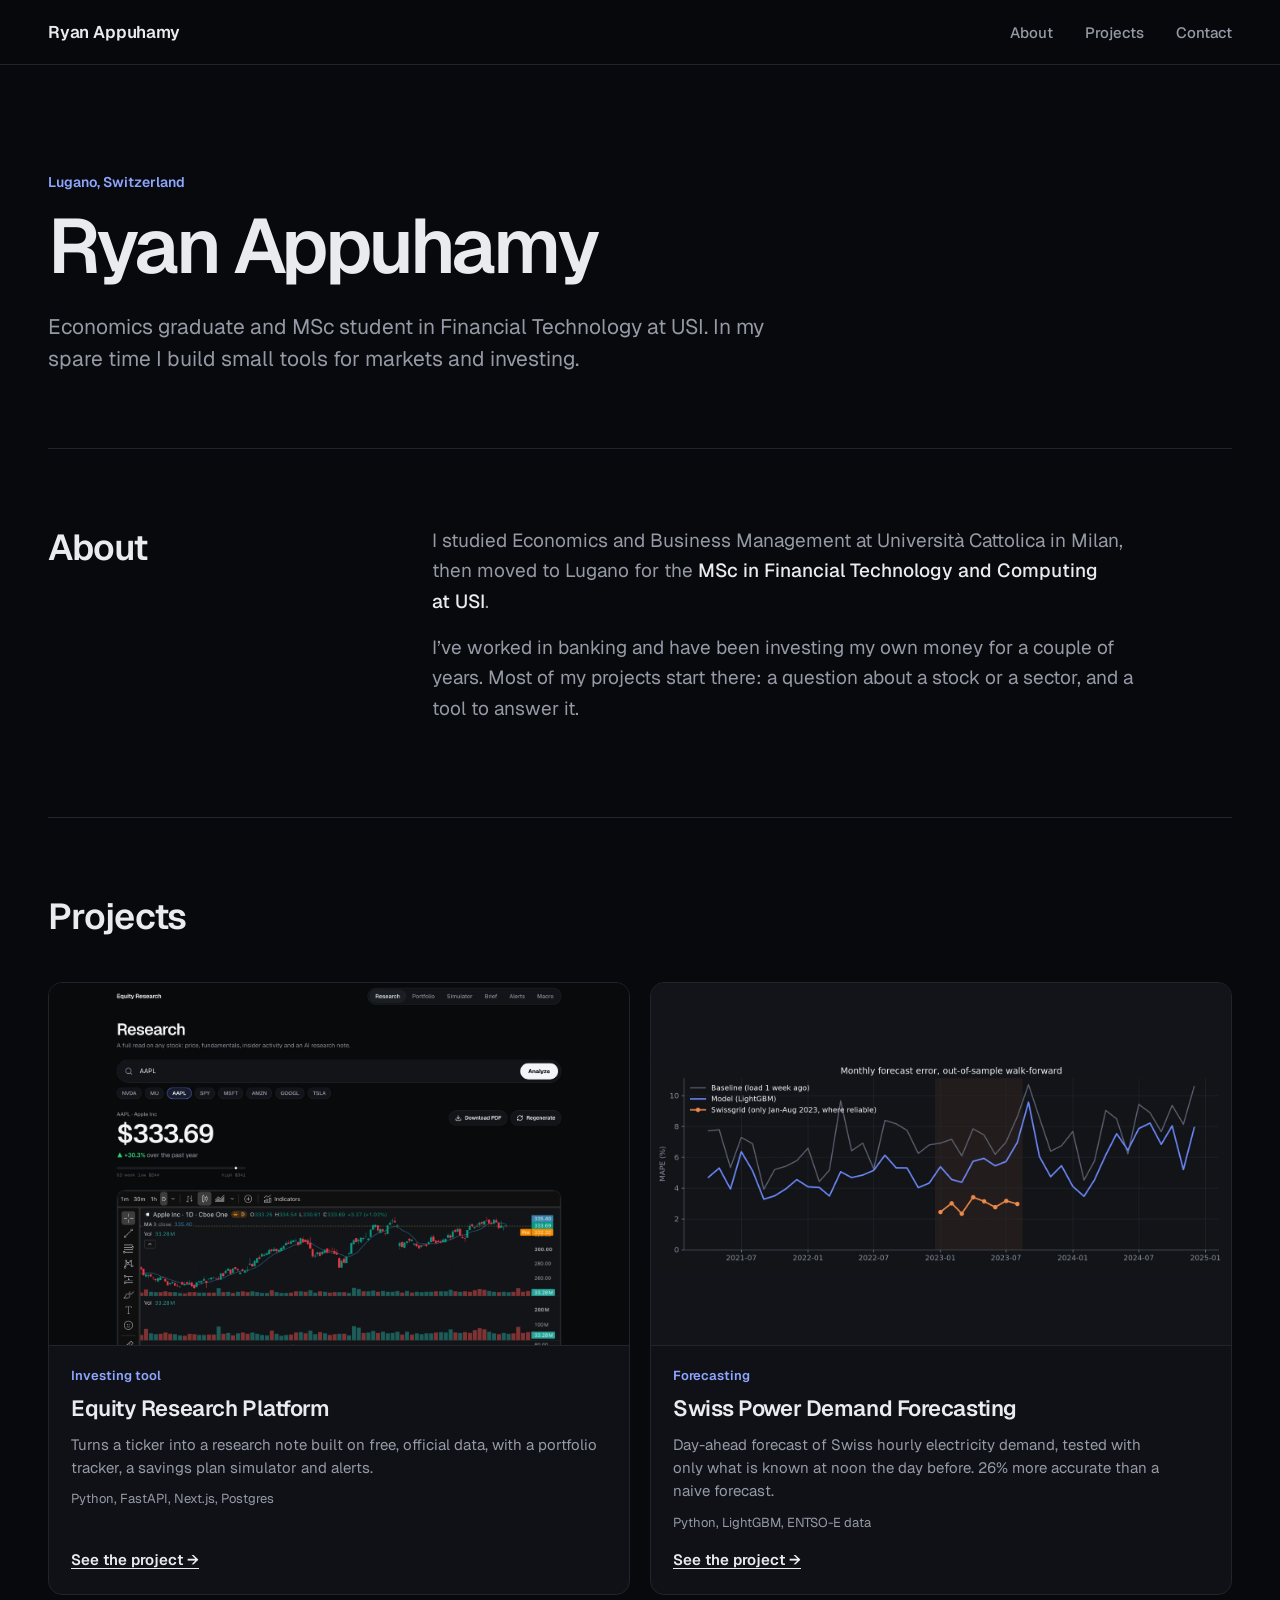
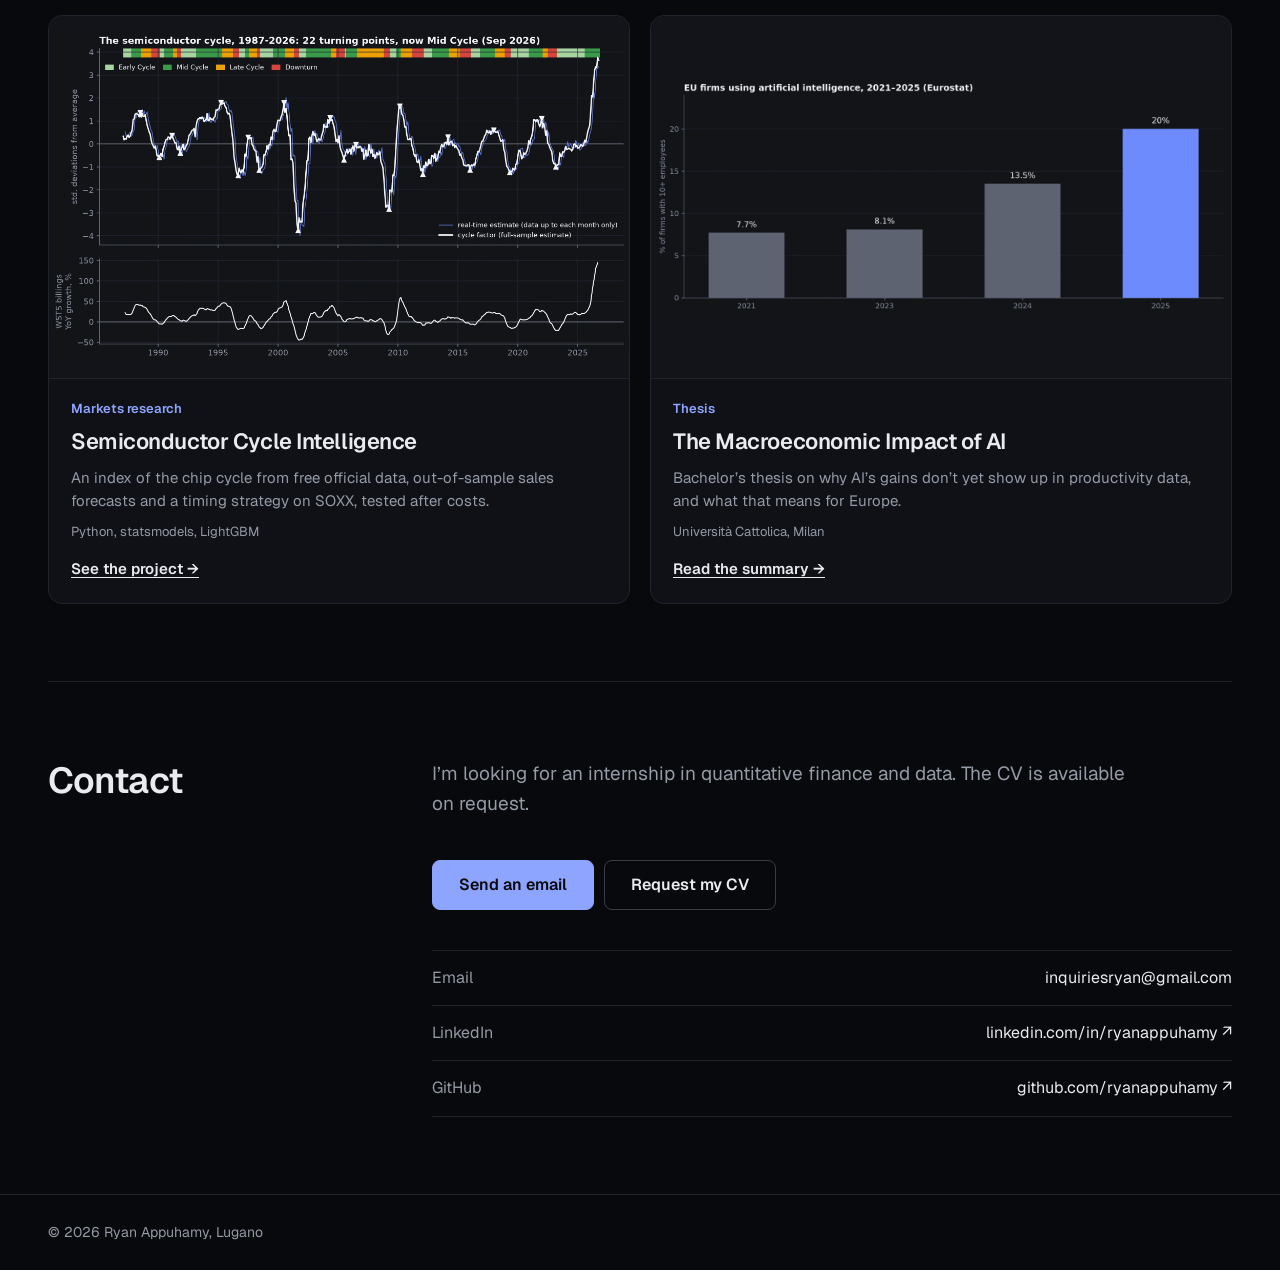
<file: index.html>
<!DOCTYPE html>
<html lang="en">
<head>
<meta charset="UTF-8">
<meta name="viewport" content="width=device-width, initial-scale=1.0, viewport-fit=cover">
<title>Ryan Appuhamy</title>
<meta name="description" content="Ryan Appuhamy: economics graduate and MSc student in Financial Technology and Computing at USI Lugano, building research and forecasting tools for markets.">
<meta name="theme-color" content="#08090c">
<meta property="og:type" content="website">
<meta property="og:title" content="Ryan Appuhamy">
<meta property="og:description" content="Economics graduate building research tools. MSc Financial Technology and Computing, USI Lugano.">
<meta property="og:url" content="https://ryanappuhamy.com/">
<meta property="og:image" content="https://ryanappuhamy.com/img/shot-portfolio.webp">
<meta name="twitter:card" content="summary_large_image">
<link rel="icon" href="favicon.svg" type="image/svg+xml">
<link rel="preconnect" href="https://fonts.googleapis.com">
<link rel="preconnect" href="https://fonts.gstatic.com" crossorigin>
<link rel="stylesheet" href="https://fonts.googleapis.com/css2?family=Geist:wght@400;500;600;700&family=Geist+Mono:wght@400;500&display=swap">
<style>
  html { background:#08090c; }
  body { margin:0; background:#08090c; color:#e9ebef; -webkit-font-smoothing:antialiased; font-family:Geist,system-ui,-apple-system,'Segoe UI',sans-serif; }
  a { color:#e9ebef; } a:hover { color:#fff; }
  ::selection { background:#e9ebef; color:#08090c; }
  .wrap { max-width:1200px; margin:0 auto; padding:0 clamp(20px,5vw,48px); }
  header { position:sticky; top:0; z-index:20; background:rgba(8,9,12,0.82); backdrop-filter:blur(12px); -webkit-backdrop-filter:blur(12px); border-bottom:1px solid #20242c; }
  header .wrap { min-height:64px; display:flex; flex-wrap:wrap; align-items:center; justify-content:space-between; gap:0 24px; }
  .back { font:500 15px/1 Geist,sans-serif; color:#949aa6; text-decoration:none; padding:14px 0; }
  .back:hover { color:#e9ebef; }
  .name { font:600 17px/1 Geist,sans-serif; letter-spacing:-0.01em; text-decoration:none; padding:12px 0; }
  .hero { padding:clamp(56px,9vw,110px) 0 clamp(40px,6vw,72px); }
  .eyebrow { font:600 14px/1 Geist,sans-serif; color:#8ea5ff; }
  h1 { margin:18px 0 0; max-width:980px; font:600 clamp(38px,6vw,84px)/1.04 Geist,sans-serif; letter-spacing:-0.045em; text-wrap:balance; }
  .lede { margin:24px 0 0; max-width:760px; font:400 clamp(17px,1.7vw,21px)/1.55 Geist,sans-serif; color:#949aa6; text-wrap:pretty; }
  .tags { margin-top:clamp(28px,4vw,40px); display:flex; flex-wrap:wrap; gap:10px; }
  .tag { display:inline-flex; align-items:center; padding:9px 14px; border:1px solid #20242c; border-radius:8px; background:#0f1116; font:500 14px/1 Geist,sans-serif; color:#e9ebef; }
  .figs { margin-top:clamp(40px,6vw,64px); display:grid; grid-template-columns:repeat(3,minmax(0,1fr)); border-top:1px solid #20242c; }
  .fig { padding:24px 24px 0 0; }
  .fig + .fig { padding-left:24px; border-left:1px solid #20242c; }
  .fig-v { font:600 clamp(30px,3.6vw,44px)/1 Geist,sans-serif; letter-spacing:-0.035em; }
  .fig-l { margin-top:12px; max-width:30ch; font:400 15px/1.5 Geist,sans-serif; color:#949aa6; }
  .pb { display:grid; grid-template-columns:minmax(240px,1fr) minmax(0,800px); justify-content:space-between; gap:clamp(20px,3vw,48px); align-items:start; padding:clamp(40px,5vw,64px) 0; border-top:1px solid #20242c; }
  .pb-t { display:flex; flex-direction:column; gap:12px; max-width:420px; }
  .num { font:400 13px/1 'Geist Mono',monospace; color:#949aa6; }
  h2 { margin:0; font:600 clamp(22px,2.4vw,30px)/1.2 Geist,sans-serif; letter-spacing:-0.025em; text-wrap:balance; }
  .pb-t p { margin:0; font:400 clamp(16px,1.5vw,18px)/1.55 Geist,sans-serif; color:#949aa6; text-wrap:pretty; }
  .pb-t p b { color:#e9ebef; font-weight:500; }
  .pb-r { min-width:0; }
  .pz { all:unset; box-sizing:border-box; min-width:0; display:block; width:100%; max-width:800px; cursor:zoom-in; border:1px solid #20242c; border-radius:12px; overflow:hidden; background:#0f1116; transition:border-color 250ms, transform 400ms cubic-bezier(.22,1,.36,1); }
  .pz img { display:block; width:100%; height:auto; }
  .pz:hover { border-color:#3a3d44; transform:translateY(-3px); }
  .pz:focus-visible { outline:2px solid #8ea5ff; outline-offset:3px; }
  .tbl { border:1px solid #20242c; border-radius:12px; background:#0f1116; overflow-x:auto; }
  table { width:100%; border-collapse:collapse; font:400 15px/1.4 Geist,sans-serif; }
  th, td { text-align:right; padding:14px 18px; border-bottom:1px solid #20242c; white-space:nowrap; }
  th:first-child, td:first-child { text-align:left; white-space:normal; }
  td:not(:first-child) { font-family:'Geist Mono',monospace; font-size:14px; }
  th { font:500 13px/1.3 Geist,sans-serif; color:#949aa6; }
  th.t, td.t { text-align:left; white-space:normal; font-family:Geist,sans-serif; }
  td.t { font-size:15px; }
  td.t { color:#949aa6; }
  tbody tr:last-child td { border-bottom:0; }
  tr.best td { color:#8ea5ff; }
  .closing { padding:clamp(72px,10vw,130px) 0; border-top:1px solid #20242c; }
  .closing p { margin:0 0 28px; max-width:640px; font:400 15px/1.55 Geist,sans-serif; color:#949aa6; }
  .btn { display:inline-flex; align-items:center; padding:16px 26px; border-radius:8px; background:#8ea5ff; color:#08090c; border:1px solid #8ea5ff; font:600 16px/1 Geist,sans-serif; text-decoration:none; transition:background 200ms, border-color 200ms; }
  .btn:hover { background:#b4c3ff; border-color:#b4c3ff; color:#08090c; }
  .ctas { margin-top:clamp(28px,4vw,40px); display:flex; flex-wrap:wrap; gap:10px; }
  .btn--ghost { background:transparent; color:#e9ebef; border-color:#3a3d44; }
  .btn--ghost:hover { background:transparent; border-color:#949aa6; color:#e9ebef; }
  footer { border-top:1px solid #20242c; }
  footer .wrap { padding-top:28px; padding-bottom:28px; font:400 14px/1.4 Geist,sans-serif; color:#949aa6; }
  #lb { position:fixed; inset:0; z-index:50; background:rgba(8,9,12,0.95); display:flex; flex-direction:column; align-items:center; justify-content:center; gap:16px; padding:clamp(16px,3vw,40px); box-sizing:border-box; opacity:0; transition:opacity 250ms; }
  #lb[hidden] { display:none; }
  #lb-img { display:block; max-width:min(100%,1440px); max-height:calc(100vh - 140px); width:auto; height:auto; border:1px solid #20242c; border-radius:10px; }
  .lb-row { display:flex; flex-wrap:wrap; align-items:center; justify-content:center; gap:10px 20px; max-width:100%; }
  .lb-b { all:unset; cursor:pointer; height:44px; min-width:44px; padding:0 14px; box-sizing:border-box; display:grid; place-items:center; border:1px solid #3a3d44; border-radius:8px; color:#e9ebef; font:500 15px/1 Geist,sans-serif; }
  .lb-b:hover { border-color:#949aa6; }
  #lb-cap { font:500 15px/1.3 Geist,sans-serif; color:#e9ebef; text-align:center; min-width:0; }
  .lb-n { font:400 13px/1 'Geist Mono',monospace; color:#949aa6; margin-right:14px; }
  @media (max-width:760px) {
    .pb { grid-template-columns:minmax(0,1fr); }
    .figs { grid-template-columns:1fr; }
    .fig + .fig { padding-left:0; border-left:0; border-top:1px solid #20242c; margin-top:24px; }
    th, td { padding:12px 12px; }
  }
  @media (prefers-reduced-motion: reduce) { .pz:hover { transform:none; } }
</style>
<style>
  .nav { display:flex; flex-wrap:wrap; gap:0 clamp(16px,3vw,32px); }
  .nav a { display:block; padding:14px 0; font:500 15px/1 Geist,sans-serif; color:#949aa6; text-decoration:none; transition:color 200ms; }
  .nav a:hover { color:#e9ebef; }
  section[id] { scroll-margin-top:72px; }
  .sec { display:grid; grid-template-columns:minmax(200px,1fr) minmax(0,800px); justify-content:space-between; gap:clamp(20px,3vw,48px); padding:clamp(48px,6vw,80px) 0; border-top:1px solid #20242c; }
  .sec h2 { font-size:clamp(26px,3vw,36px); }
  .sec-b p { margin:0 0 16px; max-width:720px; font:400 clamp(17px,1.6vw,19px)/1.6 Geist,sans-serif; color:#949aa6; text-wrap:pretty; }
  .sec-b p b { color:#e9ebef; font-weight:500; }
  .rows { border-top:1px solid #20242c; }
  .row { display:grid; grid-template-columns:44px minmax(0,1fr) auto; gap:8px 20px; align-items:baseline; padding:26px 0; border-bottom:1px solid #20242c; text-decoration:none; transition:padding 300ms cubic-bezier(.22,1,.36,1); }
  .row:hover { padding-left:8px; }
  .row .n { font:400 13px/1 'Geist Mono',monospace; color:#949aa6; }
  .row .t { font:600 clamp(20px,2.2vw,26px)/1.2 Geist,sans-serif; letter-spacing:-0.02em; color:#e9ebef; }
  .row .d { grid-column:2; margin-top:8px; font:400 16px/1.55 Geist,sans-serif; color:#949aa6; max-width:620px; }
  .row .m { grid-column:2; margin-top:4px; font:400 14px/1.4 Geist,sans-serif; color:#949aa6; }
  .row .a { grid-row:1; grid-column:3; font:500 18px/1 Geist,sans-serif; color:#949aa6; transition:color 200ms, transform 300ms; }
  .row:hover .a { color:#8ea5ff; transform:translateX(4px); }
  .proj { padding:clamp(48px,6vw,80px) 0; border-top:1px solid #20242c; }
  .proj h2 { font-size:clamp(26px,3vw,36px); }
  .cards { margin-top:clamp(28px,4vw,44px); display:grid; grid-template-columns:repeat(auto-fill,minmax(min(100%,max(420px,calc((100% - 20px) / 2))),1fr)); gap:20px; }
  .card { display:flex; flex-direction:column; border:1px solid #20242c; border-radius:14px; background:#0f1116; overflow:hidden; text-decoration:none; transition:border-color 250ms, transform 400ms cubic-bezier(.22,1,.36,1); }
  .card:hover { border-color:#3a3d44; transform:translateY(-3px); }
  .card img { display:block; width:100%; aspect-ratio:16/10; border-bottom:1px solid #20242c; }
  .card-b { display:flex; flex-direction:column; gap:10px; padding:22px 22px 24px; flex:1; }
  .card-k { font:600 13px/1.3 Geist,sans-serif; color:#8ea5ff; }
  .card h3 { margin:0; font:600 clamp(19px,1.8vw,22px)/1.25 Geist,sans-serif; letter-spacing:-0.02em; color:#e9ebef; }
  .card p { margin:0; font:400 15px/1.55 Geist,sans-serif; color:#949aa6; text-wrap:pretty; }
  .card .card-m { font-size:13px; }
  .card-l { margin-top:auto; padding-top:6px; font:600 15px/1.4 Geist,sans-serif; color:#e9ebef; text-decoration:underline; text-underline-offset:3px; }
  .card:hover .card-l { color:#8ea5ff; }
  @media (prefers-reduced-motion: reduce) { .card:hover { transform:none; } }
  .links { border-top:1px solid #20242c; margin-top:8px; }
  .lk { display:flex; justify-content:space-between; gap:16px; padding:16px 0; border-bottom:1px solid #20242c; text-decoration:none; font:400 16px/1.4 Geist,sans-serif; }
  .lk span:first-child { color:#949aa6; }
  .lk:hover span:last-child { color:#8ea5ff; }
  @media (max-width:760px) { .sec { grid-template-columns:minmax(0,1fr); } .row { grid-template-columns:32px minmax(0,1fr) auto; } }
</style>
</head>
<body>
<div style="overflow-x:clip">
<header><div class="wrap">
<a class="name" href="#top">Ryan Appuhamy</a>
<nav class="nav" aria-label="Sections"><a href="#about">About</a><a href="#projects">Projects</a><a href="#contact">Contact</a></nav>
</div></header>
<main id="top" class="wrap">
<section class="hero">
<div data-r="1" class="eyebrow">Lugano, Switzerland</div>
<h1 data-r="1">Ryan Appuhamy</h1>
<p data-r="1" class="lede">Economics graduate and MSc student in Financial Technology at USI. In my spare time I build small tools for markets and investing.</p>
</section>
<section id="about" class="sec">
<h2 data-r="1">About</h2>
<div data-r="1" class="sec-b">
<p>I studied Economics and Business Management at Università Cattolica in Milan, then moved to Lugano for the <b>MSc in Financial Technology and Computing at USI</b>.</p>
<p>I’ve worked in banking and have been investing my own money for a couple of years. Most of my projects start there: a question about a stock or a sector, and a tool to answer it.</p>
</div>
</section>
<section id="projects" class="proj">
<h2 data-r="1">Projects</h2>
<div class="cards"><a data-r="1" class="card" href="equity-research.html"><img src="img/shot-research.webp" alt="Research report in the equity research platform" loading="lazy" style="object-fit:cover;object-position:top center;background:#14171d"><div class="card-b"><div class="card-k">Investing tool</div><h3>Equity Research Platform</h3><p>Turns a ticker into a research note built on free, official data, with a portfolio tracker, a savings plan simulator and alerts.</p><p class="card-m">Python, FastAPI, Next.js, Postgres</p><span class="card-l">See the project →</span></div></a><a data-r="1" class="card" href="power-demand.html"><img src="img/power-monthly-mape.webp" alt="Monthly forecast error of the power demand model" loading="lazy" style="object-fit:contain;object-position:center;background:#121419"><div class="card-b"><div class="card-k">Forecasting</div><h3>Swiss Power Demand Forecasting</h3><p>Day-ahead forecast of Swiss hourly electricity demand, tested with only what is known at noon the day before. 26% more accurate than a naive forecast.</p><p class="card-m">Python, LightGBM, ENTSO-E data</p><span class="card-l">See the project →</span></div></a><a data-r="1" class="card" href="semiconductors.html"><img src="img/semis-cycle.webp" alt="The semiconductor cycle index since 1987" loading="lazy" style="object-fit:contain;object-position:center;background:#121419"><div class="card-b"><div class="card-k">Markets research</div><h3>Semiconductor Cycle Intelligence</h3><p>An index of the chip cycle from free official data, out-of-sample sales forecasts and a timing strategy on SOXX, tested after costs.</p><p class="card-m">Python, statsmodels, LightGBM</p><span class="card-l">See the project →</span></div></a><a data-r="1" class="card" href="thesis.html"><img src="img/thesis-eu-adoption.webp" alt="EU firms using artificial intelligence, 2021 to 2025" loading="lazy" style="object-fit:contain;object-position:center;background:#121419"><div class="card-b"><div class="card-k">Thesis</div><h3>The Macroeconomic Impact of AI</h3><p>Bachelor’s thesis on why AI’s gains don’t yet show up in productivity data, and what that means for Europe.</p><p class="card-m">Università Cattolica, Milan</p><span class="card-l">Read the summary →</span></div></a></div>
</section>
<section id="contact" class="sec">
<h2 data-r="1">Contact</h2>
<div data-r="1" class="sec-b">
<p>I’m looking for an internship in quantitative finance and data. The CV is available on request.</p>
<div data-r="1" class="ctas"><a class="btn" href="mailto:inquiriesryan@gmail.com">Send an email</a><a class="btn btn--ghost" href="mailto:inquiriesryan@gmail.com?subject=CV%20request">Request my CV</a></div>
<div class="links" style="margin-top:40px">
<a class="lk" href="mailto:inquiriesryan@gmail.com"><span>Email</span><span>inquiriesryan@gmail.com</span></a>
<a class="lk" href="https://linkedin.com/in/ryanappuhamy" target="_blank" rel="noopener"><span>LinkedIn</span><span>linkedin.com/in/ryanappuhamy ↗</span></a>
<a class="lk" href="https://github.com/ryanappuhamy" target="_blank" rel="noopener"><span>GitHub</span><span>github.com/ryanappuhamy ↗</span></a>
</div>
</div>
</section>
</main>
<footer><div class="wrap">© 2026 Ryan Appuhamy, Lugano</div></footer>
</div>
<script>
(function(){
  var reduce = window.matchMedia('(prefers-reduced-motion: reduce)').matches;
  var els = Array.prototype.slice.call(document.querySelectorAll('[data-r]'));
  if (!reduce && 'IntersectionObserver' in window) {
    els.forEach(function(el){ el.style.opacity='0'; el.style.transform='translateY(28px)'; });
    var io = new IntersectionObserver(function(es){ es.forEach(function(e){ if(!e.isIntersecting) return; var el=e.target; el.style.transition='opacity 800ms cubic-bezier(.22,1,.36,1), transform 900ms cubic-bezier(.22,1,.36,1), padding 300ms cubic-bezier(.22,1,.36,1)'; el.style.opacity='1'; el.style.transform='none'; io.unobserve(el); setTimeout(function(){ el.style.transition=''; el.style.transitionDelay=''; el.style.transform=''; }, 1800); }); }, { rootMargin:'0px 0px -6% 0px' });
    els.forEach(function(el, i){ if (el.getBoundingClientRect().top < innerHeight) el.style.transitionDelay = (i*80)+'ms'; io.observe(el); });
  }
})();
</script>
<script src="js/site.js"></script>
</body>
</html>
</file>
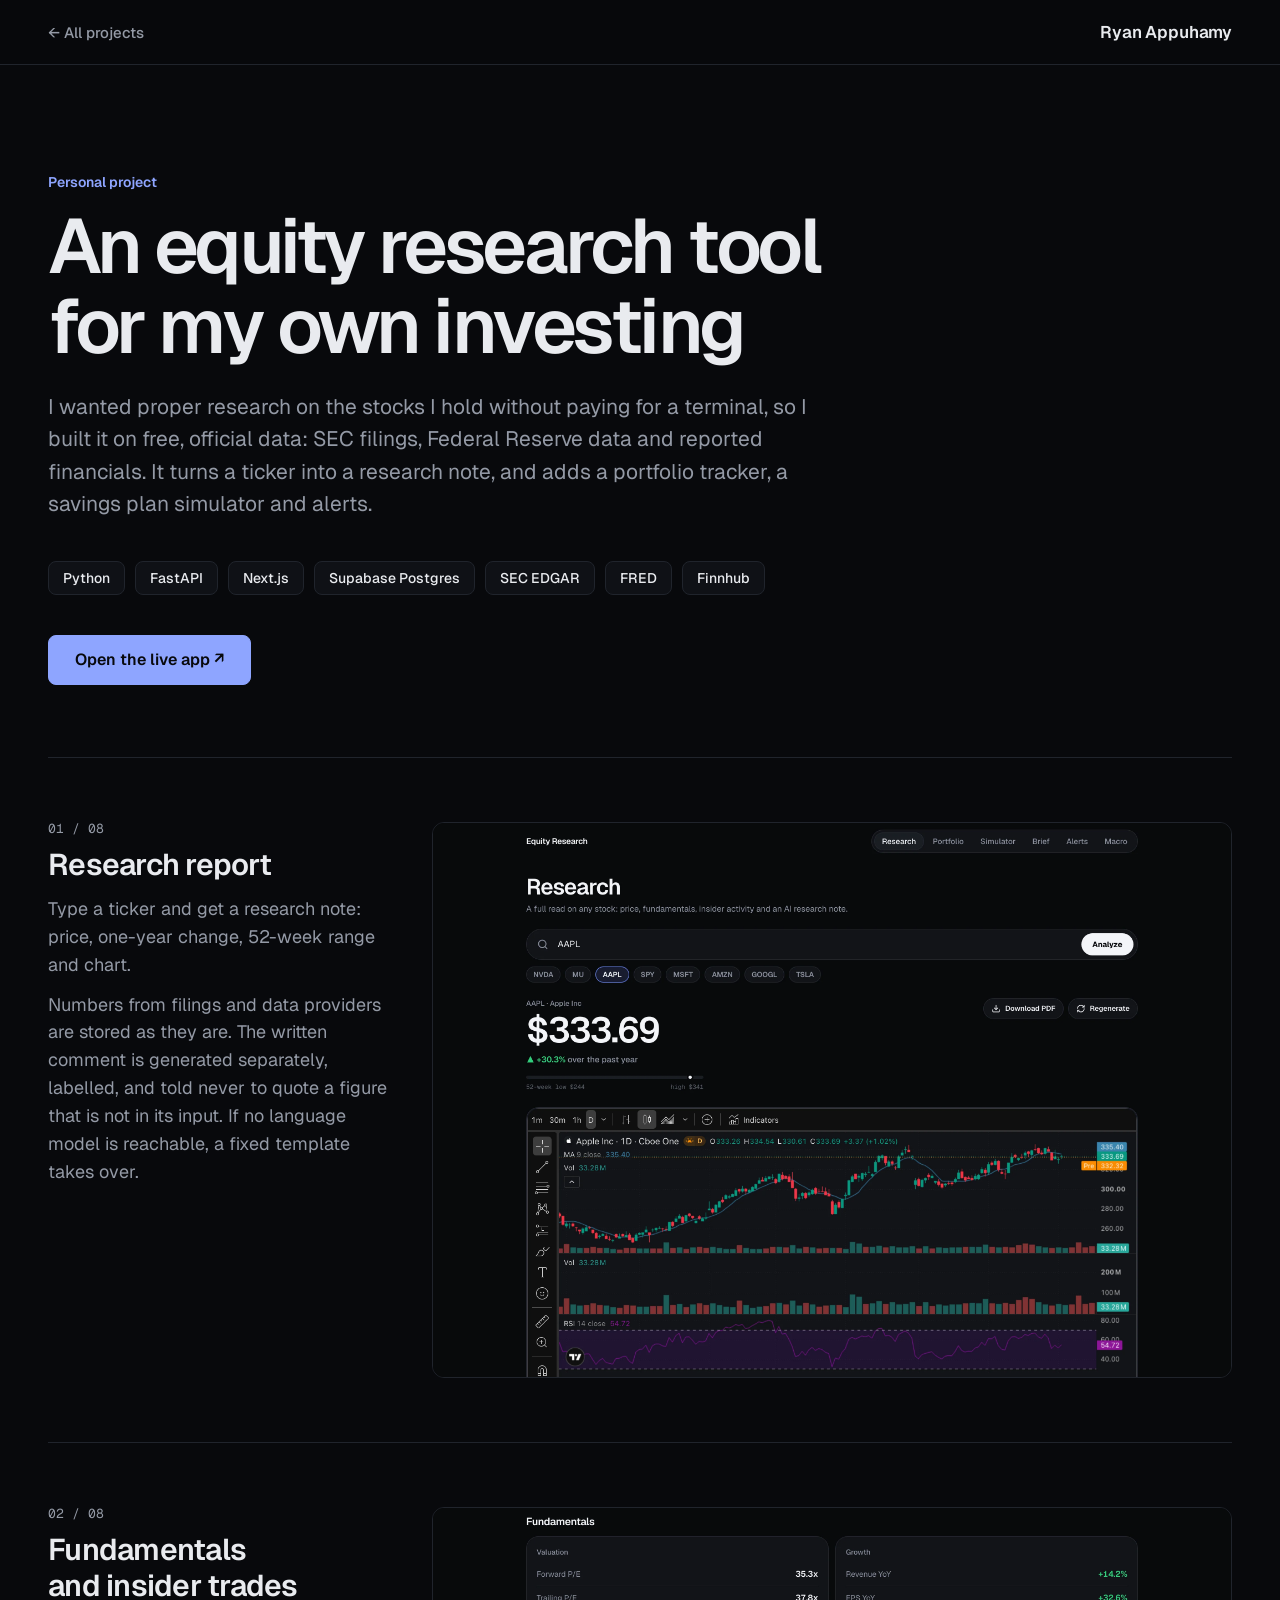
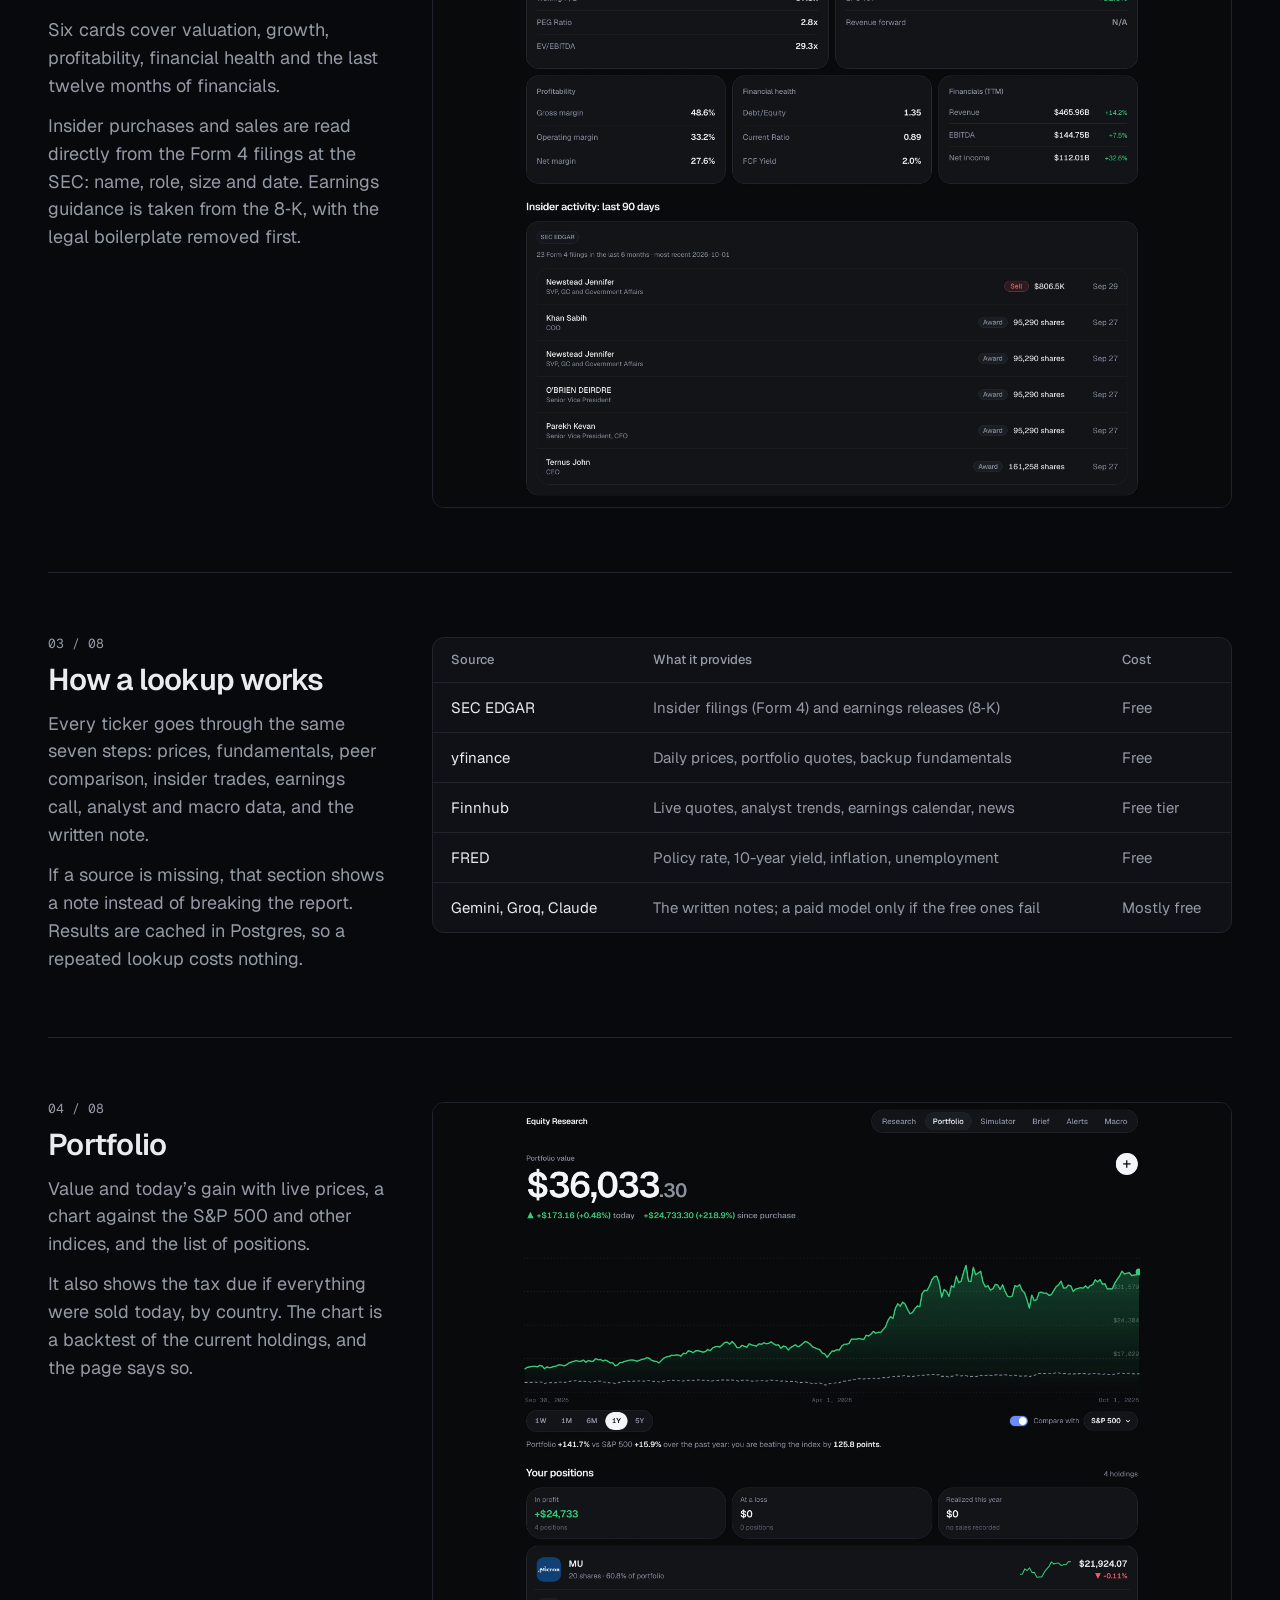
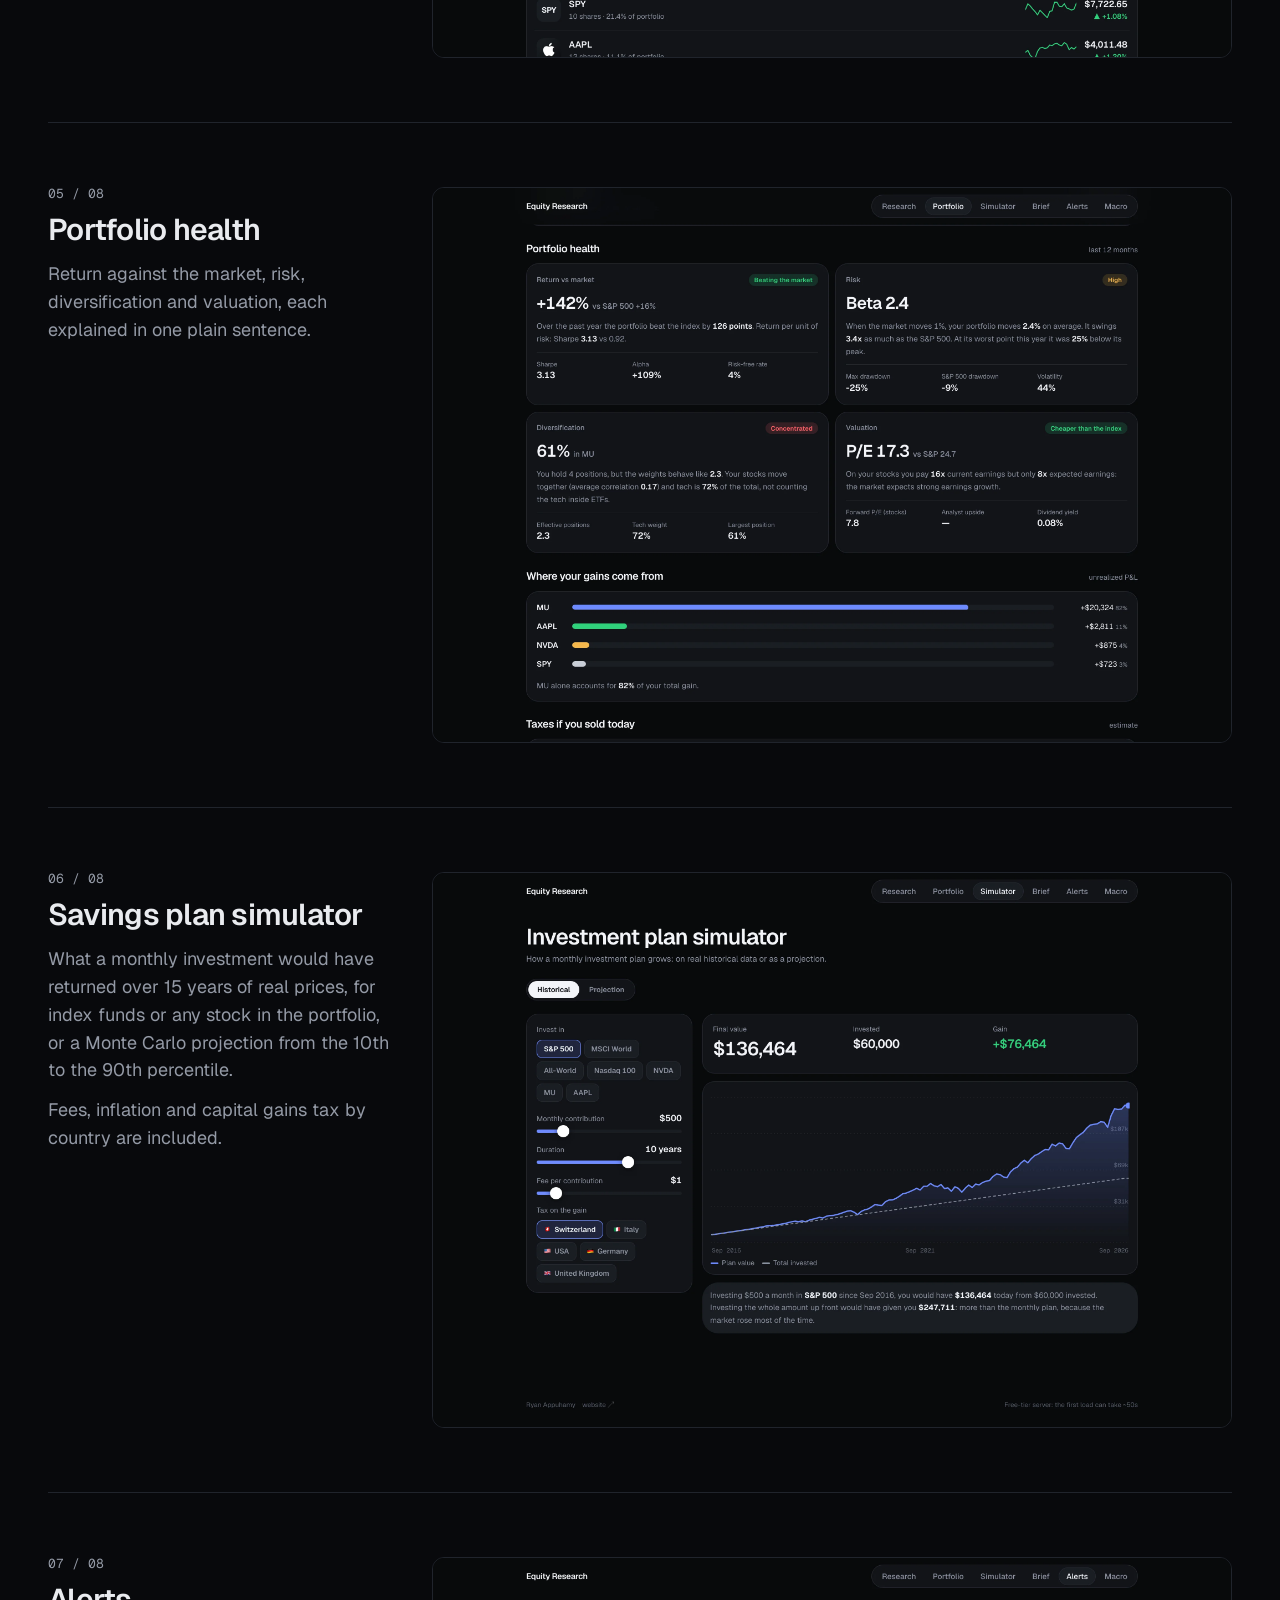
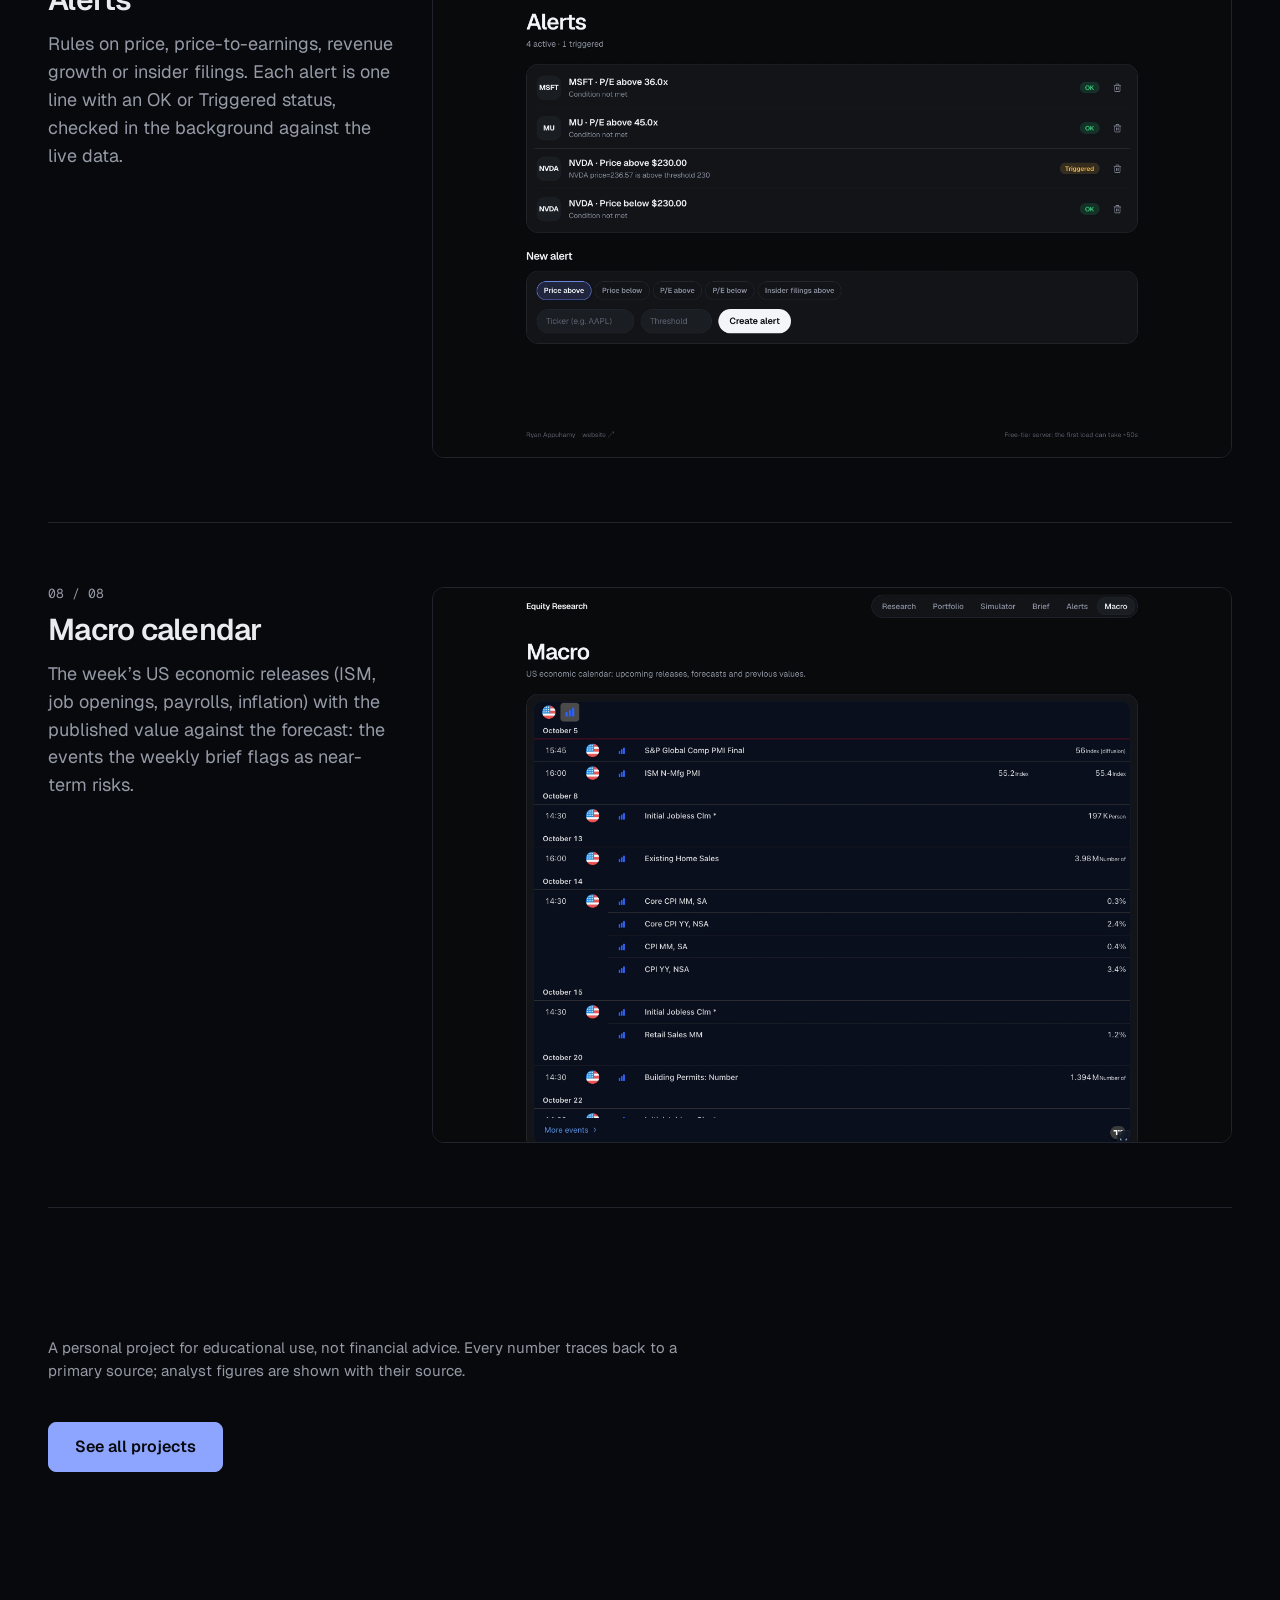
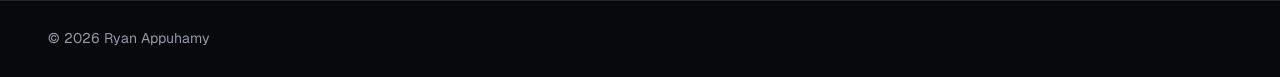
<file: equity-research.html>
<!DOCTYPE html>
<html lang="en">
<head>
<meta charset="UTF-8">
<meta name="viewport" content="width=device-width, initial-scale=1.0, viewport-fit=cover">
<title>Equity Research Platform · Ryan Appuhamy</title>
<meta name="description" content="A full-stack equity research platform built from free, official data: Python pipeline, FastAPI, Next.js, Supabase Postgres.">
<meta name="theme-color" content="#08090c">
<meta property="og:type" content="article">
<meta property="og:title" content="Equity Research Platform">
<meta property="og:description" content="Equity research notes, a portfolio tracker and a savings plan simulator, built from free, official data.">
<meta property="og:url" content="https://ryanappuhamy.com/equity-research.html">
<meta property="og:image" content="https://ryanappuhamy.com/img/shot-research.webp">
<meta name="twitter:card" content="summary_large_image">
<link rel="icon" href="favicon.svg" type="image/svg+xml">
<link rel="preconnect" href="https://fonts.googleapis.com">
<link rel="preconnect" href="https://fonts.gstatic.com" crossorigin>
<link rel="stylesheet" href="https://fonts.googleapis.com/css2?family=Geist:wght@400;500;600;700&family=Geist+Mono:wght@400;500&display=swap">
<style>
  html { background:#08090c; }
  body { margin:0; background:#08090c; color:#e9ebef; -webkit-font-smoothing:antialiased; font-family:Geist,system-ui,-apple-system,'Segoe UI',sans-serif; }
  a { color:#e9ebef; } a:hover { color:#fff; }
  ::selection { background:#e9ebef; color:#08090c; }
  .wrap { max-width:1200px; margin:0 auto; padding:0 clamp(20px,5vw,48px); }
  header { position:sticky; top:0; z-index:20; background:rgba(8,9,12,0.82); backdrop-filter:blur(12px); -webkit-backdrop-filter:blur(12px); border-bottom:1px solid #20242c; }
  header .wrap { min-height:64px; display:flex; flex-wrap:wrap; align-items:center; justify-content:space-between; gap:0 24px; }
  .back { font:500 15px/1 Geist,sans-serif; color:#949aa6; text-decoration:none; padding:14px 0; }
  .back:hover { color:#e9ebef; }
  .name { font:600 17px/1 Geist,sans-serif; letter-spacing:-0.01em; text-decoration:none; padding:12px 0; }
  .hero { padding:clamp(56px,9vw,110px) 0 clamp(40px,6vw,72px); }
  .eyebrow { font:600 14px/1 Geist,sans-serif; color:#8ea5ff; }
  h1 { margin:18px 0 0; max-width:980px; font:600 clamp(38px,6vw,84px)/1.04 Geist,sans-serif; letter-spacing:-0.045em; text-wrap:balance; }
  .lede { margin:24px 0 0; max-width:760px; font:400 clamp(17px,1.7vw,21px)/1.55 Geist,sans-serif; color:#949aa6; text-wrap:pretty; }
  .tags { margin-top:clamp(28px,4vw,40px); display:flex; flex-wrap:wrap; gap:10px; }
  .tag { display:inline-flex; align-items:center; padding:9px 14px; border:1px solid #20242c; border-radius:8px; background:#0f1116; font:500 14px/1 Geist,sans-serif; color:#e9ebef; }
  .figs { margin-top:clamp(40px,6vw,64px); display:grid; grid-template-columns:repeat(3,minmax(0,1fr)); border-top:1px solid #20242c; }
  .fig { padding:24px 24px 0 0; }
  .fig + .fig { padding-left:24px; border-left:1px solid #20242c; }
  .fig-v { font:600 clamp(30px,3.6vw,44px)/1 Geist,sans-serif; letter-spacing:-0.035em; }
  .fig-l { margin-top:12px; max-width:30ch; font:400 15px/1.5 Geist,sans-serif; color:#949aa6; }
  .pb { display:grid; grid-template-columns:minmax(240px,1fr) minmax(0,800px); justify-content:space-between; gap:clamp(20px,3vw,48px); align-items:start; padding:clamp(40px,5vw,64px) 0; border-top:1px solid #20242c; }
  .pb-t { display:flex; flex-direction:column; gap:12px; max-width:420px; }
  .num { font:400 13px/1 'Geist Mono',monospace; color:#949aa6; }
  h2 { margin:0; font:600 clamp(22px,2.4vw,30px)/1.2 Geist,sans-serif; letter-spacing:-0.025em; text-wrap:balance; }
  .pb-t p { margin:0; font:400 clamp(16px,1.5vw,18px)/1.55 Geist,sans-serif; color:#949aa6; text-wrap:pretty; }
  .pb-t p b { color:#e9ebef; font-weight:500; }
  .pb-r { min-width:0; }
  .pz { all:unset; box-sizing:border-box; min-width:0; display:block; width:100%; max-width:800px; cursor:zoom-in; border:1px solid #20242c; border-radius:12px; overflow:hidden; background:#0f1116; transition:border-color 250ms, transform 400ms cubic-bezier(.22,1,.36,1); }
  .pz img { display:block; width:100%; height:auto; }
  .pz:hover { border-color:#3a3d44; transform:translateY(-3px); }
  .pz:focus-visible { outline:2px solid #8ea5ff; outline-offset:3px; }
  .tbl { border:1px solid #20242c; border-radius:12px; background:#0f1116; overflow-x:auto; }
  table { width:100%; border-collapse:collapse; font:400 15px/1.4 Geist,sans-serif; }
  th, td { text-align:right; padding:14px 18px; border-bottom:1px solid #20242c; white-space:nowrap; }
  th:first-child, td:first-child { text-align:left; white-space:normal; }
  td:not(:first-child) { font-family:'Geist Mono',monospace; font-size:14px; }
  th { font:500 13px/1.3 Geist,sans-serif; color:#949aa6; }
  th.t, td.t { text-align:left; white-space:normal; font-family:Geist,sans-serif; }
  td.t { font-size:15px; }
  td.t { color:#949aa6; }
  tbody tr:last-child td { border-bottom:0; }
  tr.best td { color:#8ea5ff; }
  .closing { padding:clamp(72px,10vw,130px) 0; border-top:1px solid #20242c; }
  .closing p { margin:0 0 28px; max-width:640px; font:400 15px/1.55 Geist,sans-serif; color:#949aa6; }
  .btn { display:inline-flex; align-items:center; padding:16px 26px; border-radius:8px; background:#8ea5ff; color:#08090c; border:1px solid #8ea5ff; font:600 16px/1 Geist,sans-serif; text-decoration:none; transition:background 200ms, border-color 200ms; }
  .btn:hover { background:#b4c3ff; border-color:#b4c3ff; color:#08090c; }
  .ctas { margin-top:clamp(28px,4vw,40px); display:flex; flex-wrap:wrap; gap:10px; }
  .btn--ghost { background:transparent; color:#e9ebef; border-color:#3a3d44; }
  .btn--ghost:hover { background:transparent; border-color:#949aa6; color:#e9ebef; }
  footer { border-top:1px solid #20242c; }
  footer .wrap { padding-top:28px; padding-bottom:28px; font:400 14px/1.4 Geist,sans-serif; color:#949aa6; }
  #lb { position:fixed; inset:0; z-index:50; background:rgba(8,9,12,0.95); display:flex; flex-direction:column; align-items:center; justify-content:center; gap:16px; padding:clamp(16px,3vw,40px); box-sizing:border-box; opacity:0; transition:opacity 250ms; }
  #lb[hidden] { display:none; }
  #lb-img { display:block; max-width:min(100%,1440px); max-height:calc(100vh - 140px); width:auto; height:auto; border:1px solid #20242c; border-radius:10px; }
  .lb-row { display:flex; flex-wrap:wrap; align-items:center; justify-content:center; gap:10px 20px; max-width:100%; }
  .lb-b { all:unset; cursor:pointer; height:44px; min-width:44px; padding:0 14px; box-sizing:border-box; display:grid; place-items:center; border:1px solid #3a3d44; border-radius:8px; color:#e9ebef; font:500 15px/1 Geist,sans-serif; }
  .lb-b:hover { border-color:#949aa6; }
  #lb-cap { font:500 15px/1.3 Geist,sans-serif; color:#e9ebef; text-align:center; min-width:0; }
  .lb-n { font:400 13px/1 'Geist Mono',monospace; color:#949aa6; margin-right:14px; }
  @media (max-width:760px) {
    .pb { grid-template-columns:minmax(0,1fr); }
    .figs { grid-template-columns:1fr; }
    .fig + .fig { padding-left:0; border-left:0; border-top:1px solid #20242c; margin-top:24px; }
    th, td { padding:12px 12px; }
  }
  @media (prefers-reduced-motion: reduce) { .pz:hover { transform:none; } }
</style>
</head>
<body>
<div style="overflow-x:clip">
<header><div class="wrap">
<a class="back" href="index.html#projects">← All projects</a>
<a class="name" href="index.html">Ryan Appuhamy</a>
</div></header>
<main class="wrap">
<section class="hero">
<div data-r="1" class="eyebrow">Personal project</div>
<h1 data-r="1">An equity research tool for my own investing</h1>
<p data-r="1" class="lede">I wanted proper research on the stocks I hold without paying for a terminal, so I built it on free, official data: SEC filings, Federal Reserve data and reported financials. It turns a ticker into a research note, and adds a portfolio tracker, a savings plan simulator and alerts.</p>
<div data-r="1" class="tags"><span class="tag">Python</span><span class="tag">FastAPI</span><span class="tag">Next.js</span><span class="tag">Supabase Postgres</span><span class="tag">SEC EDGAR</span><span class="tag">FRED</span><span class="tag">Finnhub</span></div>
<div data-r="1" class="ctas"><a class="btn" href="https://research.ryanappuhamy.com" target="_blank" rel="noopener">Open the live app ↗</a></div>

</section>
<section aria-label="Project">
<article data-r="1" class="pb">
<div class="pb-t">
<span class="num">01 / 08</span>
<h2>Research report</h2>
<p>Type a ticker and get a research note: price, one-year change, 52-week range and chart.</p><p>Numbers from filings and data providers are stored as they are. The written comment is generated separately, labelled, and told never to quote a figure that is not in its input. If no language model is reachable, a fixed template takes over.</p>
</div>
<div class="pb-r"><button type="button" class="pz" data-i="0" aria-label="Open full screen: Research report for AAPL: price, one-year change, 52-week range and chart"><img src="img/shot-research.webp" alt="Research report for AAPL: price, one-year change, 52-week range and chart" width="2880" height="2000" loading="eager"></button></div>
</article>
<article data-r="1" class="pb">
<div class="pb-t">
<span class="num">02 / 08</span>
<h2>Fundamentals and insider trades</h2>
<p>Six cards cover valuation, growth, profitability, financial health and the last twelve months of financials.</p><p>Insider purchases and sales are read directly from the Form 4 filings at the SEC: name, role, size and date. Earnings guidance is taken from the 8&#8209;K, with the legal boilerplate removed first.</p>
</div>
<div class="pb-r"><button type="button" class="pz" data-i="1" aria-label="Open full screen: Fundamentals and SEC Form 4 insider trades for AAPL"><img src="img/shot-research-cards.webp" alt="Fundamentals and SEC Form 4 insider trades for AAPL" width="2880" height="2160" loading="lazy"></button></div>
</article>
<article data-r="1" class="pb">
<div class="pb-t">
<span class="num">03 / 08</span>
<h2>How a lookup works</h2>
<p>Every ticker goes through the same seven steps: prices, fundamentals, peer comparison, insider trades, earnings call, analyst and macro data, and the written note.</p><p>If a source is missing, that section shows a note instead of breaking the report. Results are cached in Postgres, so a repeated lookup costs nothing.</p>
</div>
<div class="pb-r"><div class="tbl"><table><thead><tr><th>Source</th><th class="t">What it provides</th><th class="t">Cost</th></tr></thead><tbody><tr><td>SEC EDGAR</td><td class="t">Insider filings (Form&nbsp;4) and earnings releases (8&#8209;K)</td><td class="t">Free</td></tr><tr><td>yfinance</td><td class="t">Daily prices, portfolio quotes, backup fundamentals</td><td class="t">Free</td></tr><tr><td>Finnhub</td><td class="t">Live quotes, analyst trends, earnings calendar, news</td><td class="t">Free tier</td></tr><tr><td>FRED</td><td class="t">Policy rate, 10-year yield, inflation, unemployment</td><td class="t">Free</td></tr><tr><td>Gemini, Groq, Claude</td><td class="t">The written notes; a paid model only if the free ones fail</td><td class="t">Mostly free</td></tr></tbody></table></div></div>
</article>
<article data-r="1" class="pb">
<div class="pb-t">
<span class="num">04 / 08</span>
<h2>Portfolio</h2>
<p>Value and today’s gain with live prices, a chart against the S&amp;P 500 and other indices, and the list of positions.</p><p>It also shows the tax due if everything were sold today, by country. The chart is a backtest of the current holdings, and the page says so.</p>
</div>
<div class="pb-r"><button type="button" class="pz" data-i="2" aria-label="Open full screen: Portfolio: value, today’s gain, chart against the S&amp;P 500 and holdings"><img src="img/shot-portfolio.webp" alt="Portfolio: value, today’s gain, chart against the S&amp;P 500 and holdings" width="2880" height="2000" loading="lazy"></button></div>
</article>
<article data-r="1" class="pb">
<div class="pb-t">
<span class="num">05 / 08</span>
<h2>Portfolio health</h2>
<p>Return against the market, risk, diversification and valuation, each explained in one plain sentence.</p>
</div>
<div class="pb-r"><button type="button" class="pz" data-i="3" aria-label="Open full screen: Portfolio health: return, risk, diversification and valuation"><img src="img/shot-portfolio-health.webp" alt="Portfolio health: return, risk, diversification and valuation" width="2880" height="2000" loading="lazy"></button></div>
</article>
<article data-r="1" class="pb">
<div class="pb-t">
<span class="num">06 / 08</span>
<h2>Savings plan simulator</h2>
<p>What a monthly investment would have returned over 15 years of real prices, for index funds or any stock in the portfolio, or a Monte Carlo projection from the 10th to the 90th percentile.</p><p>Fees, inflation and capital gains tax by country are included.</p>
</div>
<div class="pb-r"><button type="button" class="pz" data-i="4" aria-label="Open full screen: Savings plan simulator on 15 years of real prices"><img src="img/shot-simulator.webp" alt="Savings plan simulator on 15 years of real prices" width="2880" height="2000" loading="lazy"></button></div>
</article>
<article data-r="1" class="pb">
<div class="pb-t">
<span class="num">07 / 08</span>
<h2>Alerts</h2>
<p>Rules on price, price-to-earnings, revenue growth or insider filings. Each alert is one line with an OK or Triggered status, checked in the background against the live data.</p>
</div>
<div class="pb-r"><button type="button" class="pz" data-i="5" aria-label="Open full screen: Alerts with OK and Triggered status"><img src="img/shot-alerts.webp" alt="Alerts with OK and Triggered status" width="2880" height="1800" loading="lazy"></button></div>
</article>
<article data-r="1" class="pb">
<div class="pb-t">
<span class="num">08 / 08</span>
<h2>Macro calendar</h2>
<p>The week’s US economic releases (ISM, job openings, payrolls, inflation) with the published value against the forecast: the events the weekly brief flags as near-term risks.</p>
</div>
<div class="pb-r"><button type="button" class="pz" data-i="6" aria-label="Open full screen: Calendar of upcoming US economic releases"><img src="img/shot-macro.webp" alt="Calendar of upcoming US economic releases" width="2880" height="2000" loading="lazy"></button></div>
</article>
</section>
<section class="closing">
<p data-r="1">A personal project for educational use, not financial advice. Every number traces back to a primary source; analyst figures are shown with their source.</p>
<div data-r="1"><div data-r="1" class="ctas"><a class="btn" href="index.html#projects">See all projects</a></div></div>
</section>
</main>
<footer><div class="wrap">© 2026 Ryan Appuhamy</div></footer>
</div>
<div id="lb" role="dialog" aria-modal="true" aria-label="Chart full screen" hidden>
<img id="lb-img" alt="">
<div class="lb-row">
<button type="button" id="lb-prev" class="lb-b" aria-label="Previous">←</button>
<span id="lb-cap"></span>
<button type="button" id="lb-next" class="lb-b" aria-label="Next">→</button>
<button type="button" id="lb-x" class="lb-b" aria-label="Close">Close</button>
</div>
</div>
<script>
(function(){
  var reduce = window.matchMedia('(prefers-reduced-motion: reduce)').matches;
  var els = Array.prototype.slice.call(document.querySelectorAll('[data-r]'));
  if (!reduce && 'IntersectionObserver' in window) {
    els.forEach(function(el){ el.style.opacity='0'; el.style.transform='translateY(28px)'; });
    var io = new IntersectionObserver(function(es){ es.forEach(function(e){ if(!e.isIntersecting) return; var el=e.target; el.style.transition='opacity 800ms cubic-bezier(.22,1,.36,1), transform 900ms cubic-bezier(.22,1,.36,1)'; el.style.opacity='1'; el.style.transform='none'; io.unobserve(el); setTimeout(function(){ el.style.transition=''; el.style.transitionDelay=''; el.style.transform=''; }, 1800); }); }, { rootMargin:'0px 0px -6% 0px' });
    els.forEach(function(el, i){ if (el.getBoundingClientRect().top < innerHeight) el.style.transitionDelay = (i*80)+'ms'; io.observe(el); });
  }
  var shots = Array.prototype.slice.call(document.querySelectorAll('.pz'));
  var lb = document.getElementById('lb'), img = document.getElementById('lb-img'), cap = document.getElementById('lb-cap');
  var cur = 0, last = null;
  function set(i){ cur = (i + shots.length) % shots.length; var s = shots[cur].querySelector('img'); img.src = s.src; img.alt = s.alt; cap.innerHTML = ''; var n = document.createElement('span'); n.className = 'lb-n'; n.textContent = String(cur+1).padStart(2,'0') + ' / ' + String(shots.length).padStart(2,'0'); cap.appendChild(n); cap.appendChild(document.createTextNode(s.alt)); }
  function open(i){ last = document.activeElement; set(i); lb.hidden = false; document.body.style.overflow='hidden'; requestAnimationFrame(function(){ lb.style.opacity='1'; }); document.getElementById('lb-x').focus(); }
  function close(){ lb.style.opacity='0'; document.body.style.overflow=''; setTimeout(function(){ lb.hidden = true; }, reduce?0:250); if (last) last.focus(); }
  shots.forEach(function(b){ b.addEventListener('click', function(){ open(+b.getAttribute('data-i')); }); });
  document.getElementById('lb-x').addEventListener('click', close);
  document.getElementById('lb-prev').addEventListener('click', function(){ set(cur-1); });
  document.getElementById('lb-next').addEventListener('click', function(){ set(cur+1); });
  lb.addEventListener('click', function(e){ if (e.target === lb) close(); });
  document.addEventListener('keydown', function(e){ if (lb.hidden) return; if (e.key==='Escape') close(); else if (e.key==='ArrowLeft') set(cur-1); else if (e.key==='ArrowRight') set(cur+1); });
})();
</script>
<script src="js/site.js"></script>
</body>
</html>
</file>
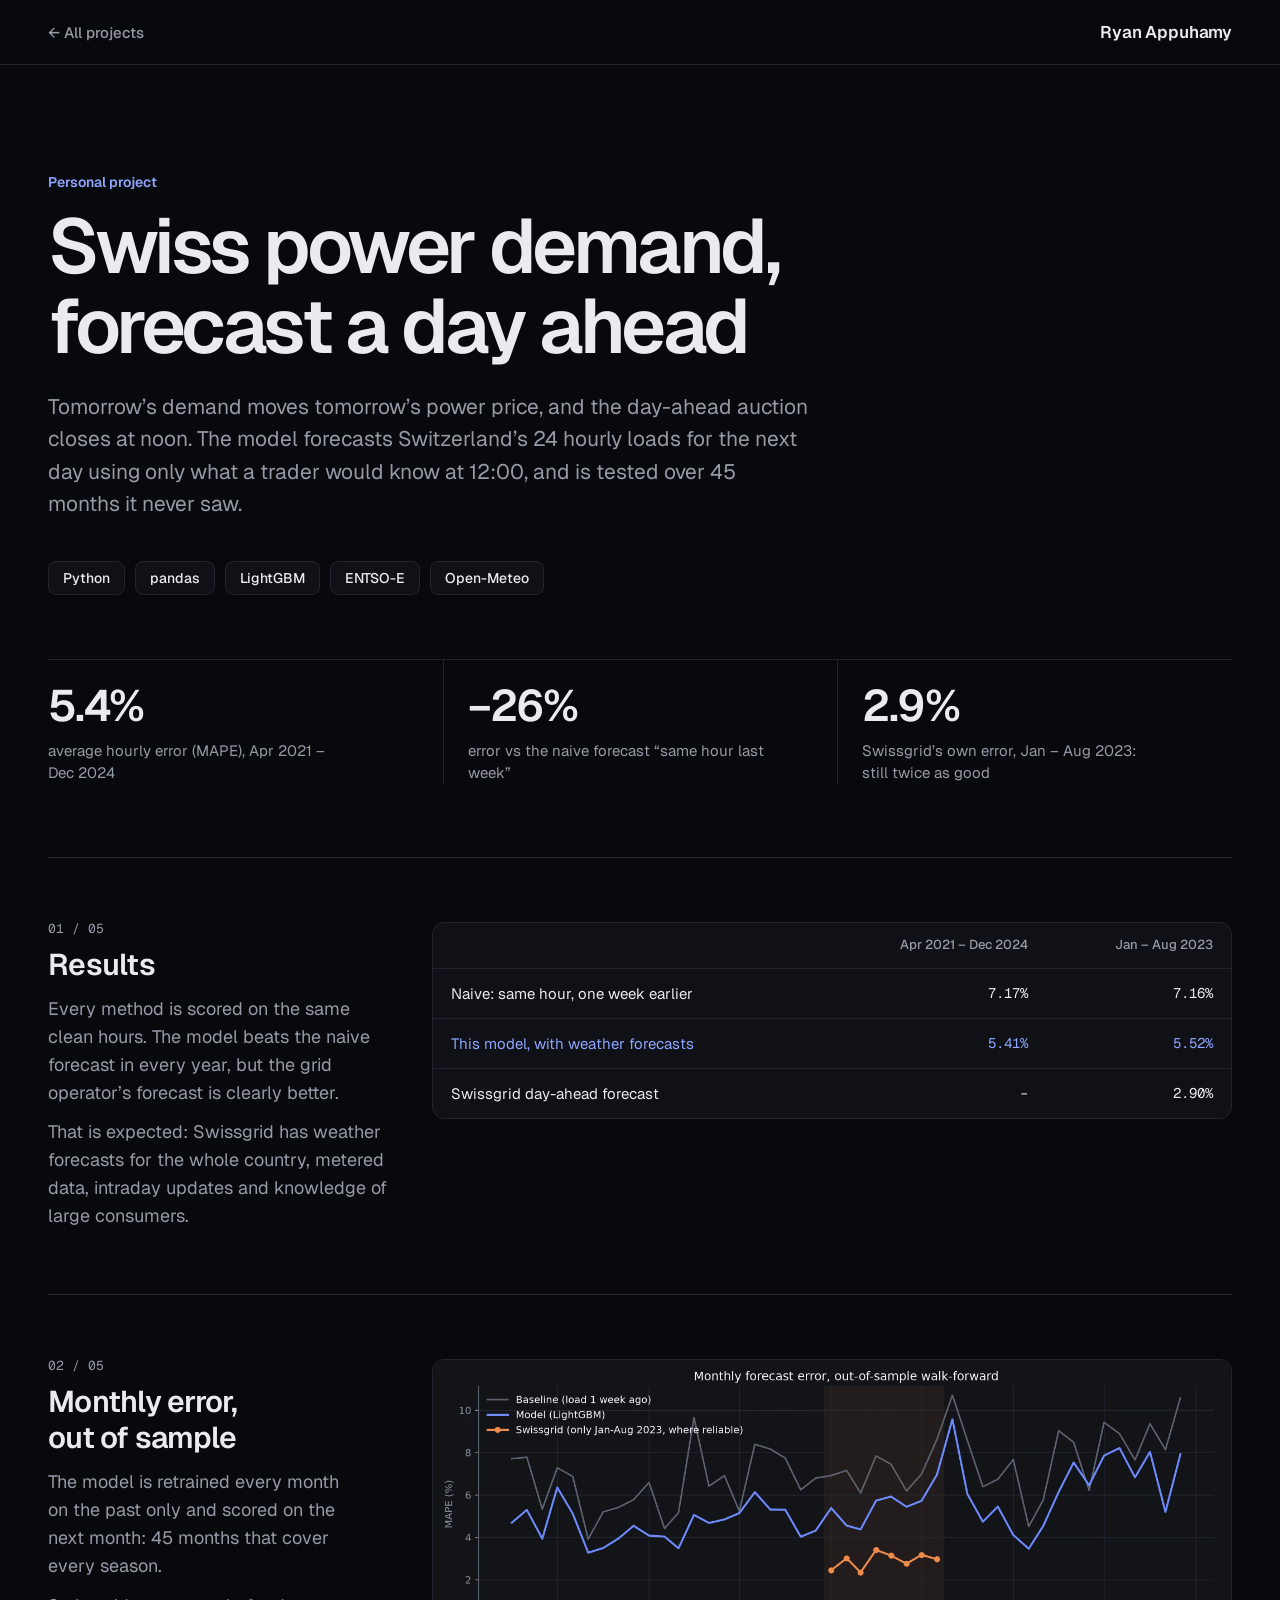
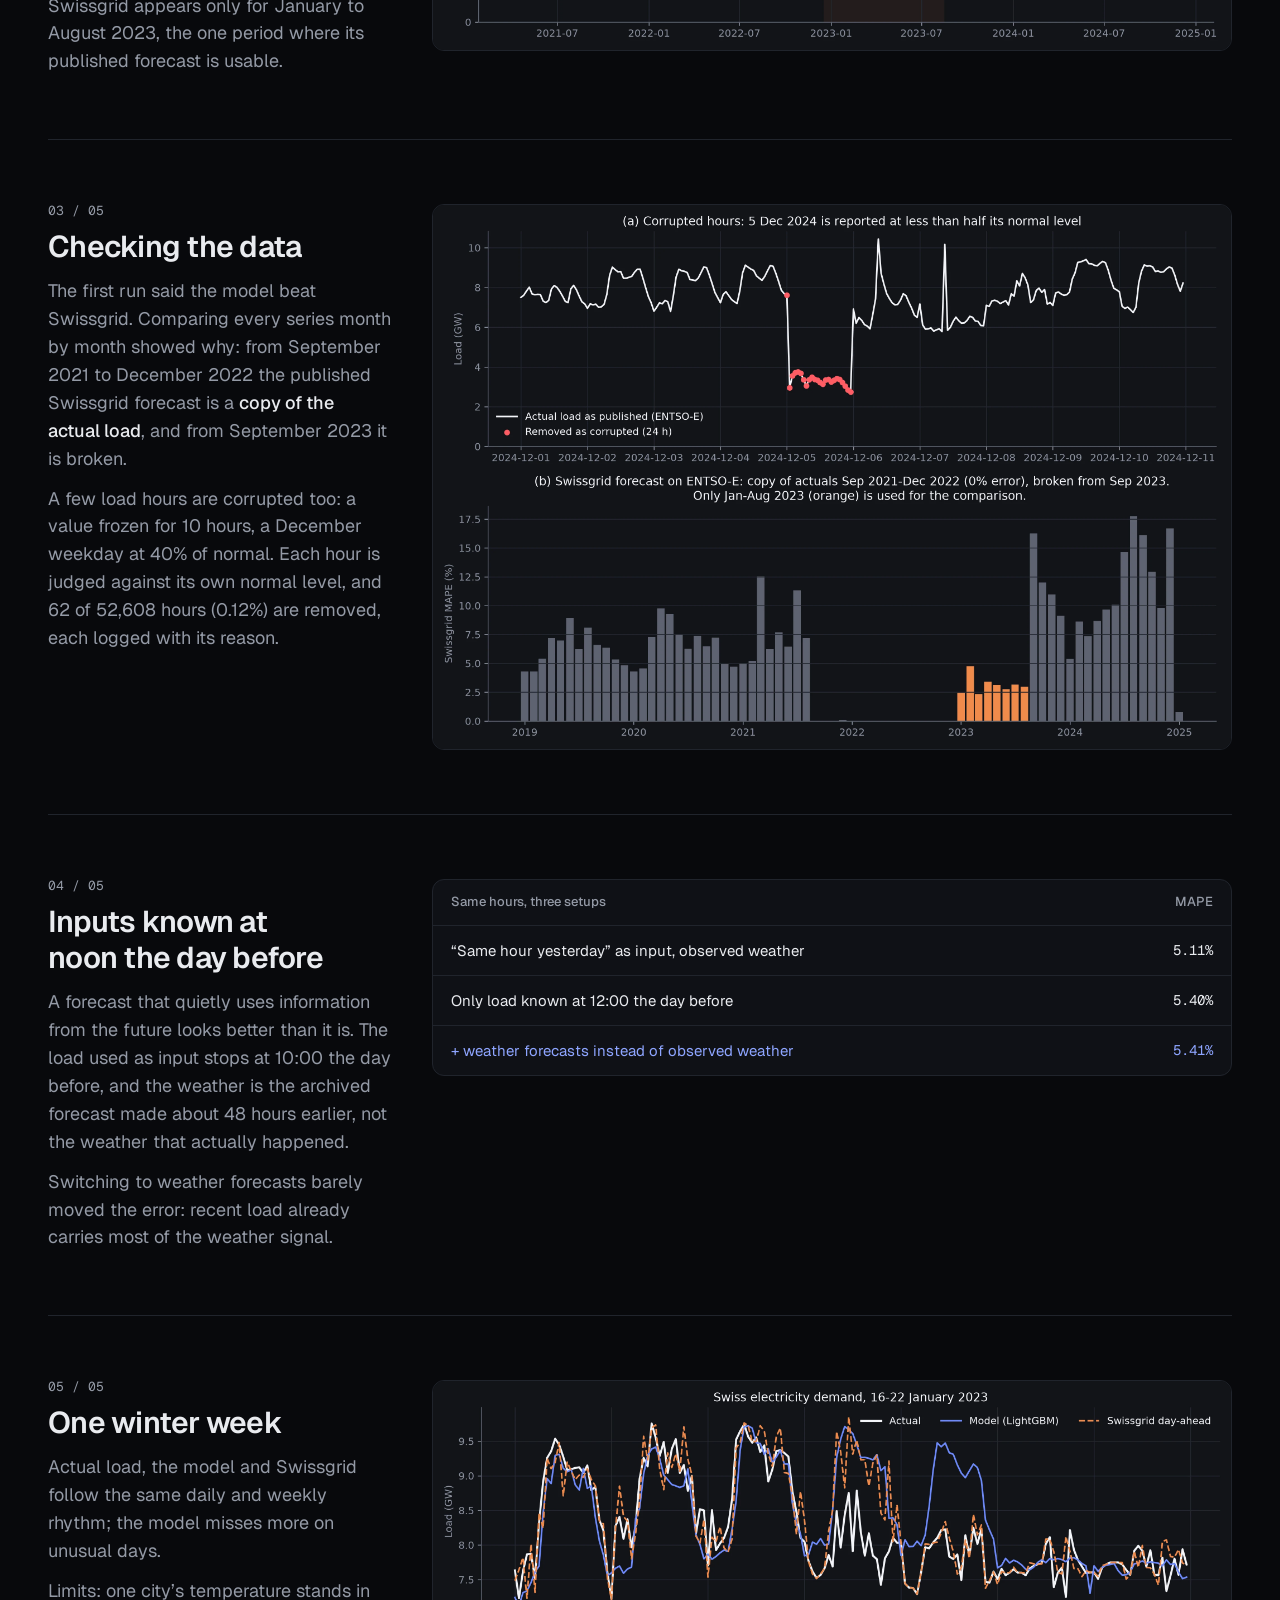
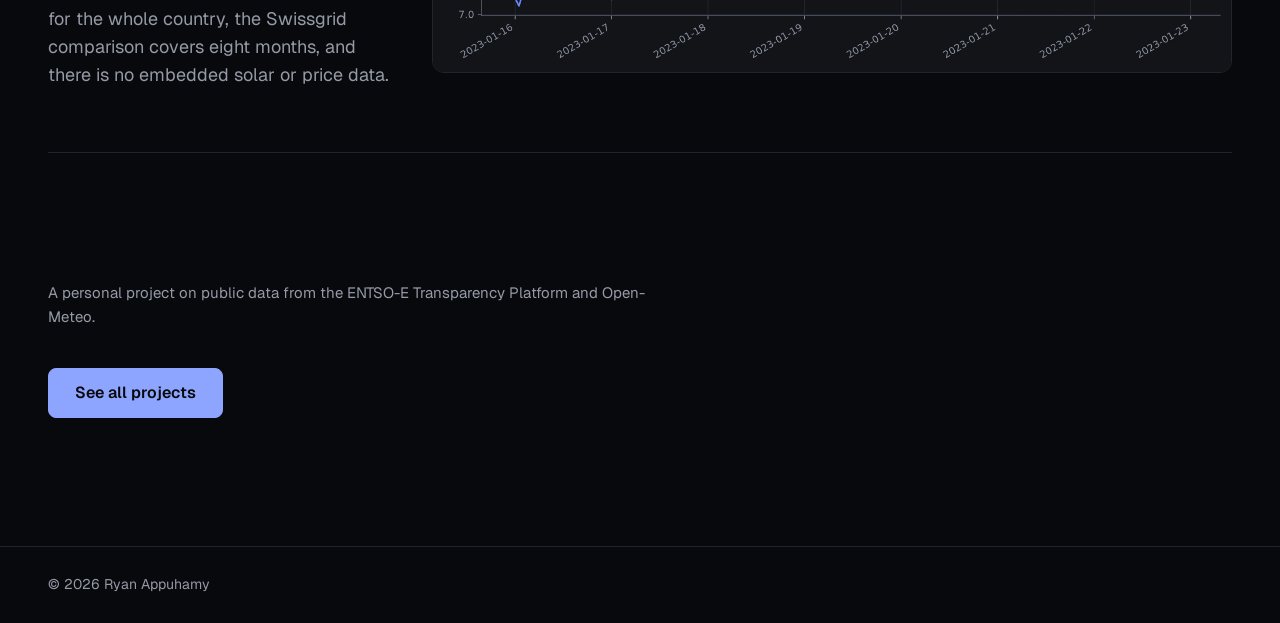
<file: power-demand.html>
<!DOCTYPE html>
<html lang="en">
<head>
<meta charset="UTF-8">
<meta name="viewport" content="width=device-width, initial-scale=1.0, viewport-fit=cover">
<title>Swiss Power Demand Forecasting · Ryan Appuhamy</title>
<meta name="description" content="Day-ahead forecast of Swiss hourly electricity demand: ENTSO-E grid data, archived weather forecasts, LightGBM and 45 months of walk-forward validation.">
<meta name="theme-color" content="#08090c">
<meta property="og:type" content="article">
<meta property="og:title" content="Swiss Power Demand Forecasting">
<meta property="og:description" content="Forecasting Swiss electricity demand a day ahead, tested the way it would run on a trading desk.">
<meta property="og:url" content="https://ryanappuhamy.com/power-demand.html">
<meta property="og:image" content="https://ryanappuhamy.com/img/power-monthly-mape.webp">
<meta name="twitter:card" content="summary_large_image">
<link rel="icon" href="favicon.svg" type="image/svg+xml">
<link rel="preconnect" href="https://fonts.googleapis.com">
<link rel="preconnect" href="https://fonts.gstatic.com" crossorigin>
<link rel="stylesheet" href="https://fonts.googleapis.com/css2?family=Geist:wght@400;500;600;700&family=Geist+Mono:wght@400;500&display=swap">
<style>
  html { background:#08090c; }
  body { margin:0; background:#08090c; color:#e9ebef; -webkit-font-smoothing:antialiased; font-family:Geist,system-ui,-apple-system,'Segoe UI',sans-serif; }
  a { color:#e9ebef; } a:hover { color:#fff; }
  ::selection { background:#e9ebef; color:#08090c; }
  .wrap { max-width:1200px; margin:0 auto; padding:0 clamp(20px,5vw,48px); }
  header { position:sticky; top:0; z-index:20; background:rgba(8,9,12,0.82); backdrop-filter:blur(12px); -webkit-backdrop-filter:blur(12px); border-bottom:1px solid #20242c; }
  header .wrap { min-height:64px; display:flex; flex-wrap:wrap; align-items:center; justify-content:space-between; gap:0 24px; }
  .back { font:500 15px/1 Geist,sans-serif; color:#949aa6; text-decoration:none; padding:14px 0; }
  .back:hover { color:#e9ebef; }
  .name { font:600 17px/1 Geist,sans-serif; letter-spacing:-0.01em; text-decoration:none; padding:12px 0; }
  .hero { padding:clamp(56px,9vw,110px) 0 clamp(40px,6vw,72px); }
  .eyebrow { font:600 14px/1 Geist,sans-serif; color:#8ea5ff; }
  h1 { margin:18px 0 0; max-width:980px; font:600 clamp(38px,6vw,84px)/1.04 Geist,sans-serif; letter-spacing:-0.045em; text-wrap:balance; }
  .lede { margin:24px 0 0; max-width:760px; font:400 clamp(17px,1.7vw,21px)/1.55 Geist,sans-serif; color:#949aa6; text-wrap:pretty; }
  .tags { margin-top:clamp(28px,4vw,40px); display:flex; flex-wrap:wrap; gap:10px; }
  .tag { display:inline-flex; align-items:center; padding:9px 14px; border:1px solid #20242c; border-radius:8px; background:#0f1116; font:500 14px/1 Geist,sans-serif; color:#e9ebef; }
  .figs { margin-top:clamp(40px,6vw,64px); display:grid; grid-template-columns:repeat(3,minmax(0,1fr)); border-top:1px solid #20242c; }
  .fig { padding:24px 24px 0 0; }
  .fig + .fig { padding-left:24px; border-left:1px solid #20242c; }
  .fig-v { font:600 clamp(30px,3.6vw,44px)/1 Geist,sans-serif; letter-spacing:-0.035em; }
  .fig-l { margin-top:12px; max-width:30ch; font:400 15px/1.5 Geist,sans-serif; color:#949aa6; }
  .pb { display:grid; grid-template-columns:minmax(240px,1fr) minmax(0,800px); justify-content:space-between; gap:clamp(20px,3vw,48px); align-items:start; padding:clamp(40px,5vw,64px) 0; border-top:1px solid #20242c; }
  .pb-t { display:flex; flex-direction:column; gap:12px; max-width:420px; }
  .num { font:400 13px/1 'Geist Mono',monospace; color:#949aa6; }
  h2 { margin:0; font:600 clamp(22px,2.4vw,30px)/1.2 Geist,sans-serif; letter-spacing:-0.025em; text-wrap:balance; }
  .pb-t p { margin:0; font:400 clamp(16px,1.5vw,18px)/1.55 Geist,sans-serif; color:#949aa6; text-wrap:pretty; }
  .pb-t p b { color:#e9ebef; font-weight:500; }
  .pb-r { min-width:0; }
  .pz { all:unset; box-sizing:border-box; min-width:0; display:block; width:100%; max-width:800px; cursor:zoom-in; border:1px solid #20242c; border-radius:12px; overflow:hidden; background:#0f1116; transition:border-color 250ms, transform 400ms cubic-bezier(.22,1,.36,1); }
  .pz img { display:block; width:100%; height:auto; }
  .pz:hover { border-color:#3a3d44; transform:translateY(-3px); }
  .pz:focus-visible { outline:2px solid #8ea5ff; outline-offset:3px; }
  .tbl { border:1px solid #20242c; border-radius:12px; background:#0f1116; overflow-x:auto; }
  table { width:100%; border-collapse:collapse; font:400 15px/1.4 Geist,sans-serif; }
  th, td { text-align:right; padding:14px 18px; border-bottom:1px solid #20242c; white-space:nowrap; }
  th:first-child, td:first-child { text-align:left; white-space:normal; }
  td:not(:first-child) { font-family:'Geist Mono',monospace; font-size:14px; }
  th { font:500 13px/1.3 Geist,sans-serif; color:#949aa6; }
  th.t, td.t { text-align:left; white-space:normal; font-family:Geist,sans-serif; }
  td.t { font-size:15px; }
  td.t { color:#949aa6; }
  tbody tr:last-child td { border-bottom:0; }
  tr.best td { color:#8ea5ff; }
  .closing { padding:clamp(72px,10vw,130px) 0; border-top:1px solid #20242c; }
  .closing p { margin:0 0 28px; max-width:640px; font:400 15px/1.55 Geist,sans-serif; color:#949aa6; }
  .btn { display:inline-flex; align-items:center; padding:16px 26px; border-radius:8px; background:#8ea5ff; color:#08090c; border:1px solid #8ea5ff; font:600 16px/1 Geist,sans-serif; text-decoration:none; transition:background 200ms, border-color 200ms; }
  .btn:hover { background:#b4c3ff; border-color:#b4c3ff; color:#08090c; }
  .ctas { margin-top:clamp(28px,4vw,40px); display:flex; flex-wrap:wrap; gap:10px; }
  .btn--ghost { background:transparent; color:#e9ebef; border-color:#3a3d44; }
  .btn--ghost:hover { background:transparent; border-color:#949aa6; color:#e9ebef; }
  footer { border-top:1px solid #20242c; }
  footer .wrap { padding-top:28px; padding-bottom:28px; font:400 14px/1.4 Geist,sans-serif; color:#949aa6; }
  #lb { position:fixed; inset:0; z-index:50; background:rgba(8,9,12,0.95); display:flex; flex-direction:column; align-items:center; justify-content:center; gap:16px; padding:clamp(16px,3vw,40px); box-sizing:border-box; opacity:0; transition:opacity 250ms; }
  #lb[hidden] { display:none; }
  #lb-img { display:block; max-width:min(100%,1440px); max-height:calc(100vh - 140px); width:auto; height:auto; border:1px solid #20242c; border-radius:10px; }
  .lb-row { display:flex; flex-wrap:wrap; align-items:center; justify-content:center; gap:10px 20px; max-width:100%; }
  .lb-b { all:unset; cursor:pointer; height:44px; min-width:44px; padding:0 14px; box-sizing:border-box; display:grid; place-items:center; border:1px solid #3a3d44; border-radius:8px; color:#e9ebef; font:500 15px/1 Geist,sans-serif; }
  .lb-b:hover { border-color:#949aa6; }
  #lb-cap { font:500 15px/1.3 Geist,sans-serif; color:#e9ebef; text-align:center; min-width:0; }
  .lb-n { font:400 13px/1 'Geist Mono',monospace; color:#949aa6; margin-right:14px; }
  @media (max-width:760px) {
    .pb { grid-template-columns:minmax(0,1fr); }
    .figs { grid-template-columns:1fr; }
    .fig + .fig { padding-left:0; border-left:0; border-top:1px solid #20242c; margin-top:24px; }
    th, td { padding:12px 12px; }
  }
  @media (prefers-reduced-motion: reduce) { .pz:hover { transform:none; } }
</style>
</head>
<body>
<div style="overflow-x:clip">
<header><div class="wrap">
<a class="back" href="index.html#projects">← All projects</a>
<a class="name" href="index.html">Ryan Appuhamy</a>
</div></header>
<main class="wrap">
<section class="hero">
<div data-r="1" class="eyebrow">Personal project</div>
<h1 data-r="1">Swiss power demand, forecast a day ahead</h1>
<p data-r="1" class="lede">Tomorrow’s demand moves tomorrow’s power price, and the day-ahead auction closes at noon. The model forecasts Switzerland’s 24 hourly loads for the next day using only what a trader would know at 12:00, and is tested over 45 months it never saw.</p>
<div data-r="1" class="tags"><span class="tag">Python</span><span class="tag">pandas</span><span class="tag">LightGBM</span><span class="tag">ENTSO-E</span><span class="tag">Open-Meteo</span></div>

<div data-r="1" class="figs"><div class="fig"><div class="fig-v">5.4%</div><div class="fig-l">average hourly error (MAPE), Apr 2021 – Dec 2024</div></div><div class="fig"><div class="fig-v">−26%</div><div class="fig-l">error vs the naive forecast “same hour last week”</div></div><div class="fig"><div class="fig-v">2.9%</div><div class="fig-l">Swissgrid’s own error, Jan – Aug 2023: still twice as good</div></div></div>
</section>
<section aria-label="Project">
<article data-r="1" class="pb">
<div class="pb-t">
<span class="num">01 / 05</span>
<h2>Results</h2>
<p>Every method is scored on the same clean hours. The model beats the naive forecast in every year, but the grid operator’s forecast is clearly better.</p><p>That is expected: Swissgrid has weather forecasts for the whole country, metered data, intraday updates and knowledge of large consumers.</p>
</div>
<div class="pb-r"><div class="tbl"><table><thead><tr><th></th><th>Apr 2021 – Dec 2024</th><th>Jan – Aug 2023</th></tr></thead><tbody><tr><td>Naive: same hour, one week earlier</td><td>7.17%</td><td>7.16%</td></tr><tr class=best><td>This model, with weather forecasts</td><td>5.41%</td><td>5.52%</td></tr><tr><td>Swissgrid day-ahead forecast</td><td>–</td><td>2.90%</td></tr></tbody></table></div></div>
</article>
<article data-r="1" class="pb">
<div class="pb-t">
<span class="num">02 / 05</span>
<h2>Monthly error, out of sample</h2>
<p>The model is retrained every month on the past only and scored on the next month: 45 months that cover every season.</p><p>Swissgrid appears only for January to August 2023, the one period where its published forecast is usable.</p>
</div>
<div class="pb-r"><button type="button" class="pz" data-i="0" aria-label="Open full screen: Monthly forecast error: model, naive baseline and Swissgrid"><img src="img/power-monthly-mape.webp" alt="Monthly forecast error: model, naive baseline and Swissgrid" width="2860" height="1040" loading="eager"></button></div>
</article>
<article data-r="1" class="pb">
<div class="pb-t">
<span class="num">03 / 05</span>
<h2>Checking the data</h2>
<p>The first run said the model beat Swissgrid. Comparing every series month by month showed why: from September 2021 to December 2022 the published Swissgrid forecast is a <b>copy of the actual load</b>, and from September 2023 it is broken.</p><p>A few load hours are corrupted too: a value frozen for 10 hours, a December weekday at 40% of normal. Each hour is judged against its own normal level, and 62 of 52,608 hours (0.12%) are removed, each logged with its reason.</p>
</div>
<div class="pb-r"><button type="button" class="pz" data-i="1" aria-label="Open full screen: A corrupted day, and Swissgrid’s forecast error month by month"><img src="img/power-data-quality.webp" alt="A corrupted day, and Swissgrid’s forecast error month by month" width="2860" height="1950" loading="lazy"></button></div>
</article>
<article data-r="1" class="pb">
<div class="pb-t">
<span class="num">04 / 05</span>
<h2>Inputs known at noon the day before</h2>
<p>A forecast that quietly uses information from the future looks better than it is. The load used as input stops at 10:00 the day before, and the weather is the archived forecast made about 48 hours earlier, not the weather that actually happened.</p><p>Switching to weather forecasts barely moved the error: recent load already carries most of the weather signal.</p>
</div>
<div class="pb-r"><div class="tbl"><table><thead><tr><th>Same hours, three setups</th><th>MAPE</th></tr></thead><tbody><tr><td>“Same hour yesterday” as input, observed weather</td><td>5.11%</td></tr><tr><td>Only load known at 12:00 the day before</td><td>5.40%</td></tr><tr class=best><td>+ weather forecasts instead of observed weather</td><td>5.41%</td></tr></tbody></table></div></div>
</article>
<article data-r="1" class="pb">
<div class="pb-t">
<span class="num">05 / 05</span>
<h2>One winter week</h2>
<p>Actual load, the model and Swissgrid follow the same daily and weekly rhythm; the model misses more on unusual days.</p><p>Limits: one city’s temperature stands in for the whole country, the Swissgrid comparison covers eight months, and there is no embedded solar or price data.</p>
</div>
<div class="pb-r"><button type="button" class="pz" data-i="2" aria-label="Open full screen: One winter week: actual load, the model and Swissgrid"><img src="img/power-example-week.webp" alt="One winter week: actual load, the model and Swissgrid" width="2860" height="1040" loading="lazy"></button></div>
</article>
</section>
<section class="closing">
<p data-r="1">A personal project on public data from the ENTSO-E Transparency Platform and Open-Meteo.</p>
<div data-r="1"><div data-r="1" class="ctas"><a class="btn" href="index.html#projects">See all projects</a></div></div>
</section>
</main>
<footer><div class="wrap">© 2026 Ryan Appuhamy</div></footer>
</div>
<div id="lb" role="dialog" aria-modal="true" aria-label="Chart full screen" hidden>
<img id="lb-img" alt="">
<div class="lb-row">
<button type="button" id="lb-prev" class="lb-b" aria-label="Previous">←</button>
<span id="lb-cap"></span>
<button type="button" id="lb-next" class="lb-b" aria-label="Next">→</button>
<button type="button" id="lb-x" class="lb-b" aria-label="Close">Close</button>
</div>
</div>
<script>
(function(){
  var reduce = window.matchMedia('(prefers-reduced-motion: reduce)').matches;
  var els = Array.prototype.slice.call(document.querySelectorAll('[data-r]'));
  if (!reduce && 'IntersectionObserver' in window) {
    els.forEach(function(el){ el.style.opacity='0'; el.style.transform='translateY(28px)'; });
    var io = new IntersectionObserver(function(es){ es.forEach(function(e){ if(!e.isIntersecting) return; var el=e.target; el.style.transition='opacity 800ms cubic-bezier(.22,1,.36,1), transform 900ms cubic-bezier(.22,1,.36,1)'; el.style.opacity='1'; el.style.transform='none'; io.unobserve(el); setTimeout(function(){ el.style.transition=''; el.style.transitionDelay=''; el.style.transform=''; }, 1800); }); }, { rootMargin:'0px 0px -6% 0px' });
    els.forEach(function(el, i){ if (el.getBoundingClientRect().top < innerHeight) el.style.transitionDelay = (i*80)+'ms'; io.observe(el); });
  }
  var shots = Array.prototype.slice.call(document.querySelectorAll('.pz'));
  var lb = document.getElementById('lb'), img = document.getElementById('lb-img'), cap = document.getElementById('lb-cap');
  var cur = 0, last = null;
  function set(i){ cur = (i + shots.length) % shots.length; var s = shots[cur].querySelector('img'); img.src = s.src; img.alt = s.alt; cap.innerHTML = ''; var n = document.createElement('span'); n.className = 'lb-n'; n.textContent = String(cur+1).padStart(2,'0') + ' / ' + String(shots.length).padStart(2,'0'); cap.appendChild(n); cap.appendChild(document.createTextNode(s.alt)); }
  function open(i){ last = document.activeElement; set(i); lb.hidden = false; document.body.style.overflow='hidden'; requestAnimationFrame(function(){ lb.style.opacity='1'; }); document.getElementById('lb-x').focus(); }
  function close(){ lb.style.opacity='0'; document.body.style.overflow=''; setTimeout(function(){ lb.hidden = true; }, reduce?0:250); if (last) last.focus(); }
  shots.forEach(function(b){ b.addEventListener('click', function(){ open(+b.getAttribute('data-i')); }); });
  document.getElementById('lb-x').addEventListener('click', close);
  document.getElementById('lb-prev').addEventListener('click', function(){ set(cur-1); });
  document.getElementById('lb-next').addEventListener('click', function(){ set(cur+1); });
  lb.addEventListener('click', function(e){ if (e.target === lb) close(); });
  document.addEventListener('keydown', function(e){ if (lb.hidden) return; if (e.key==='Escape') close(); else if (e.key==='ArrowLeft') set(cur-1); else if (e.key==='ArrowRight') set(cur+1); });
})();
</script>
<script src="js/site.js"></script>
</body>
</html>
</file>
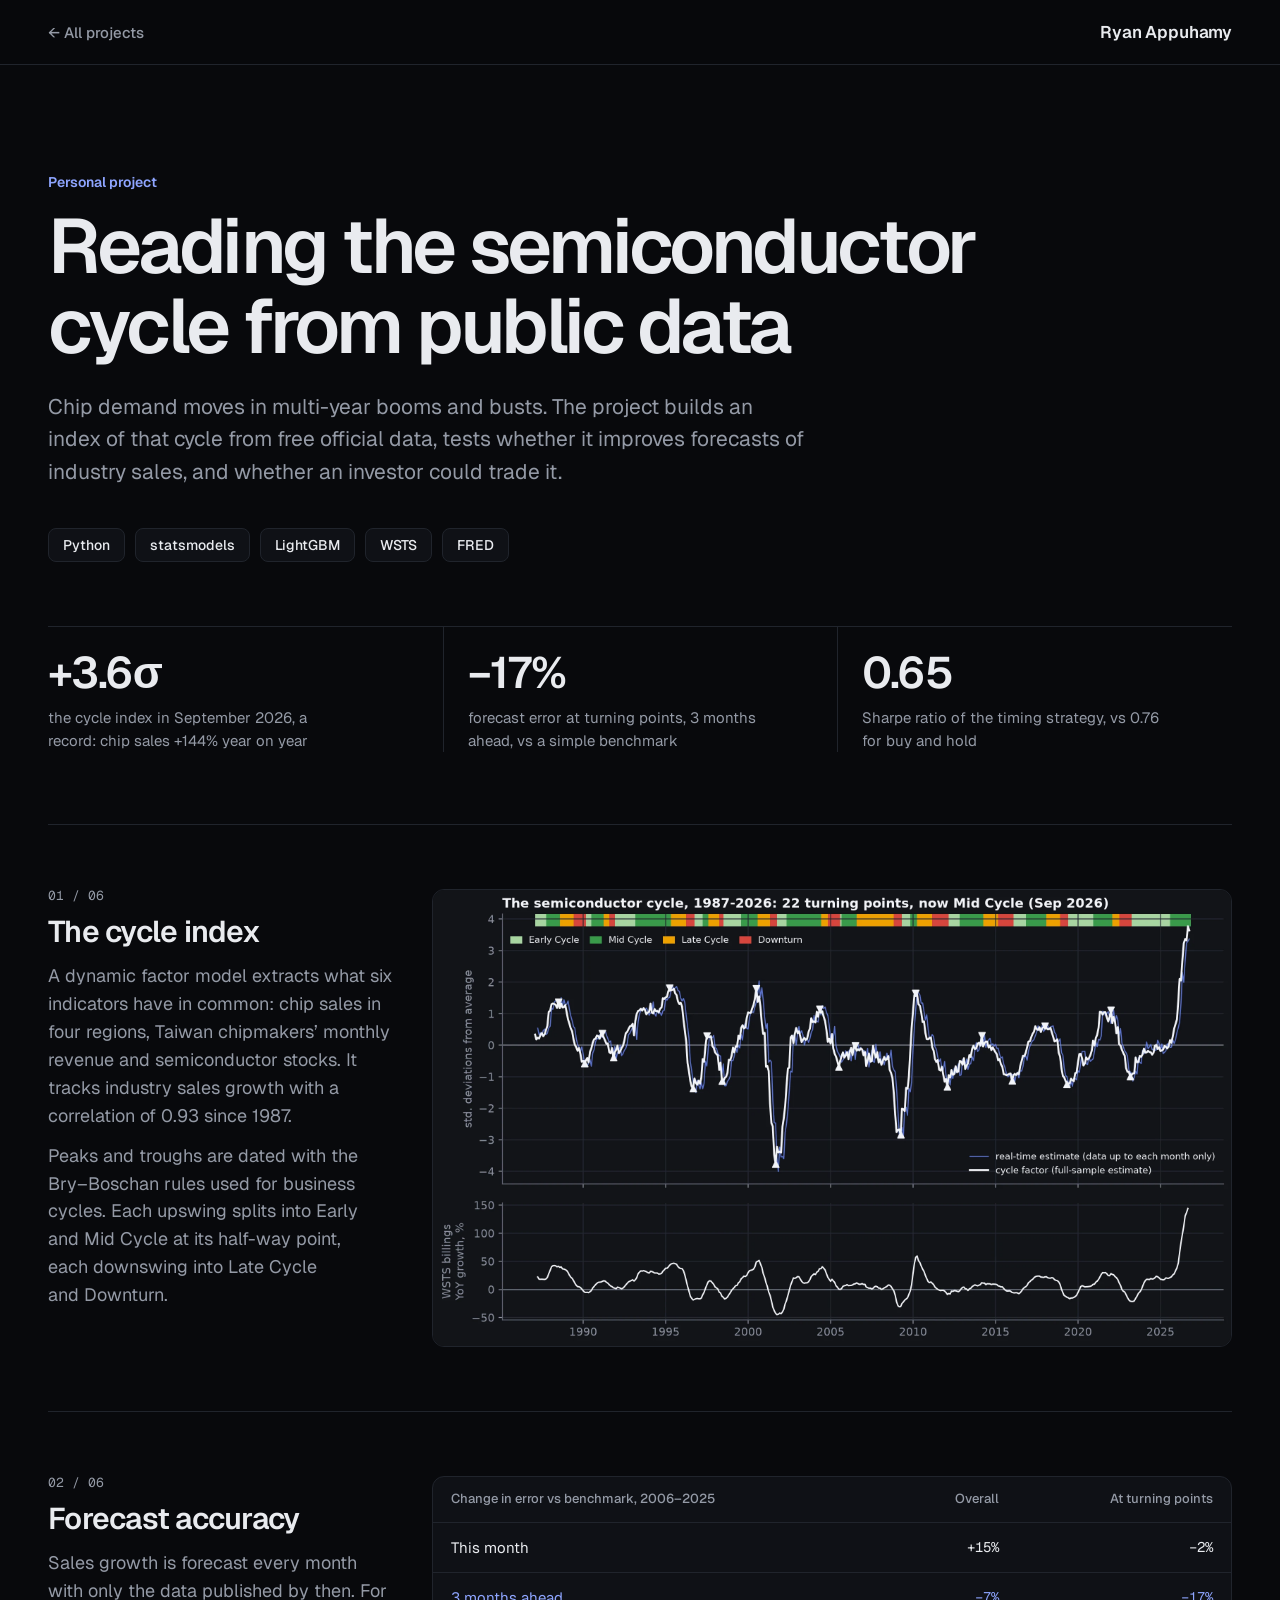
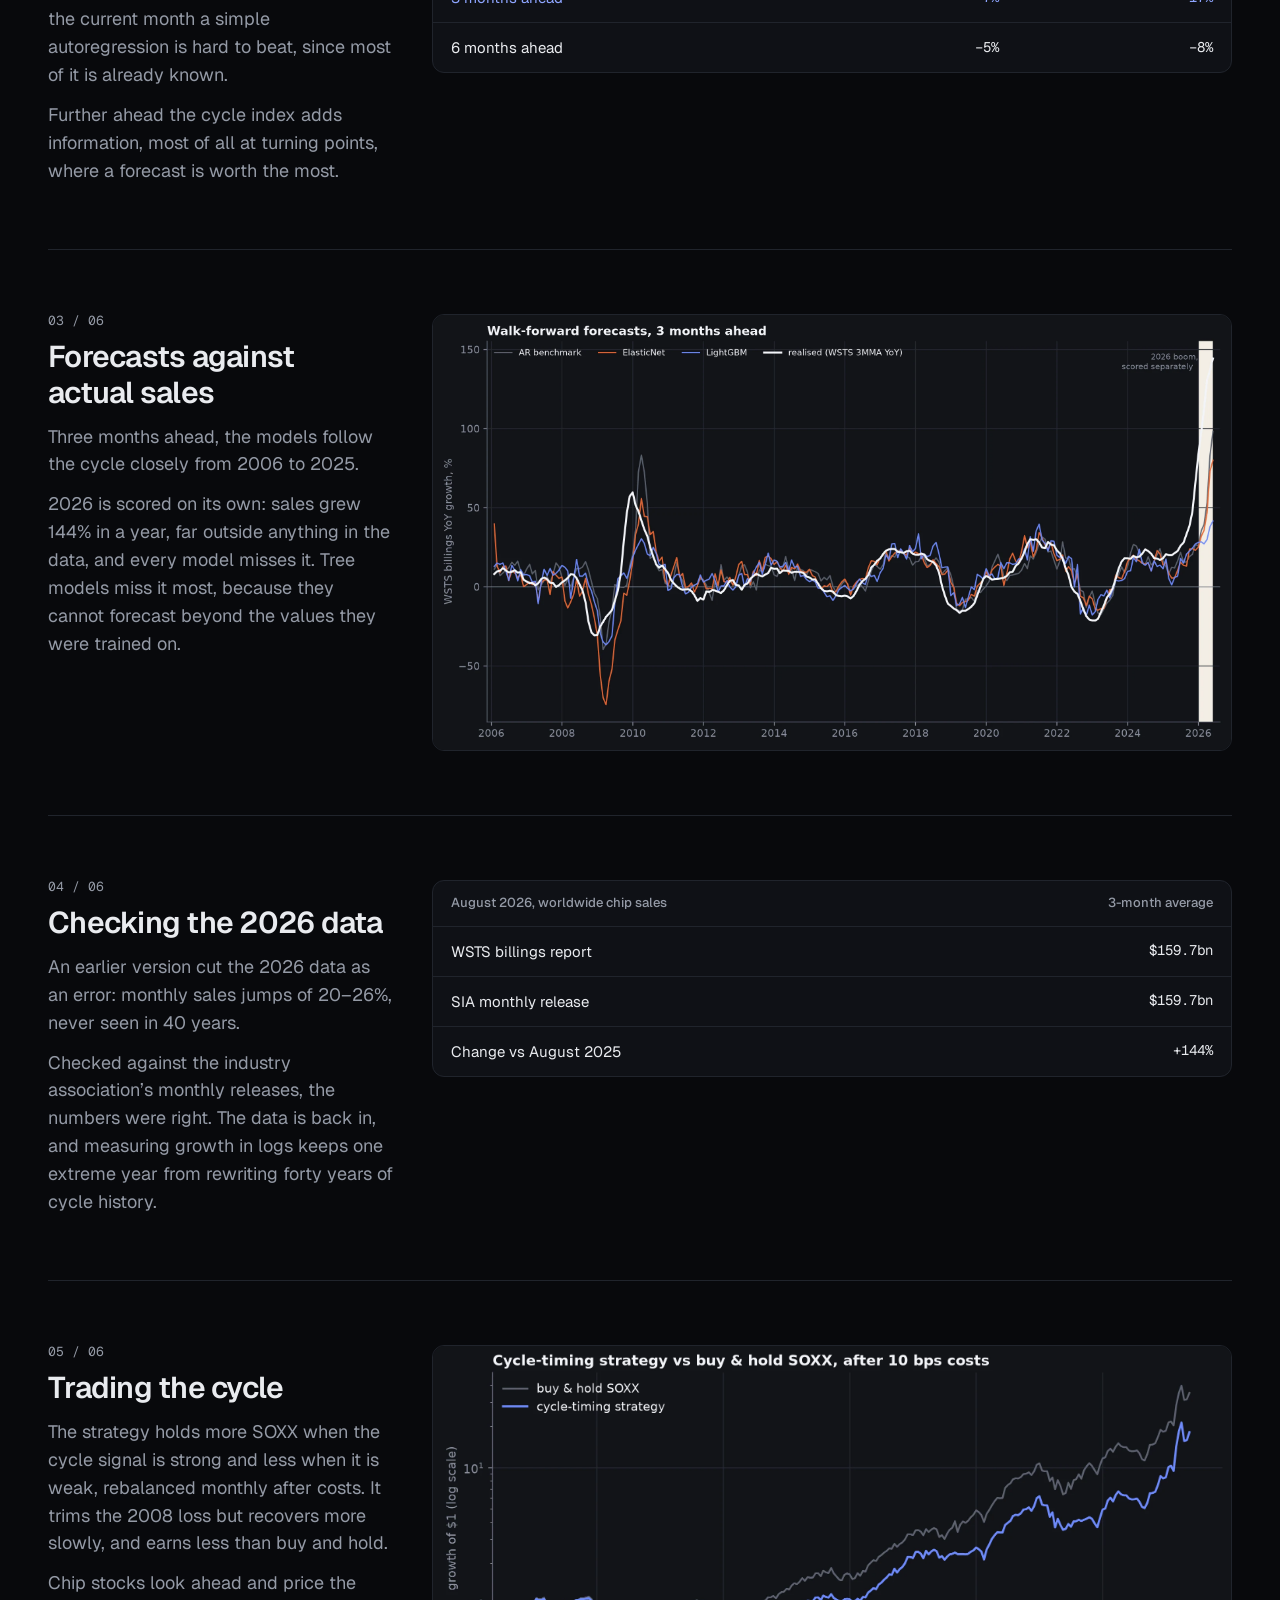
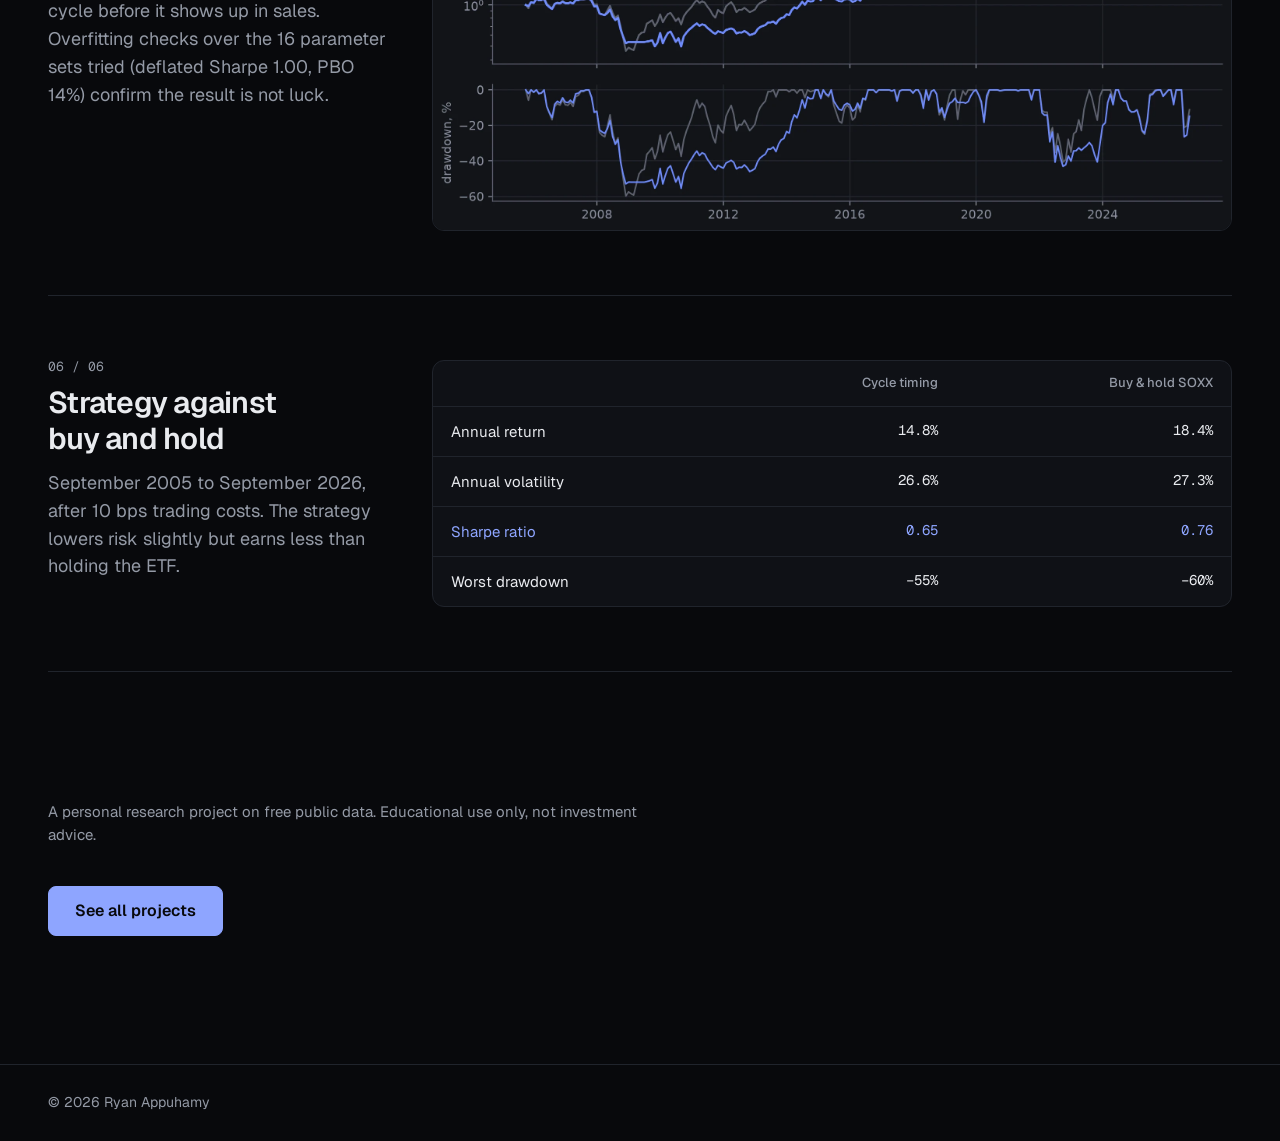
<file: semiconductors.html>
<!DOCTYPE html>
<html lang="en">
<head>
<meta charset="UTF-8">
<meta name="viewport" content="width=device-width, initial-scale=1.0, viewport-fit=cover">
<title>Semiconductor Cycle Intelligence · Ryan Appuhamy</title>
<meta name="description" content="A semiconductor cycle index from free public data, out-of-sample forecasts of industry billings and a cost-aware timing strategy on SOXX.">
<meta name="theme-color" content="#08090c">
<meta property="og:type" content="article">
<meta property="og:title" content="Semiconductor Cycle Intelligence">
<meta property="og:description" content="Where the chip cycle is, where it is heading, and whether an investor can use it.">
<meta property="og:url" content="https://ryanappuhamy.com/semiconductors.html">
<meta property="og:image" content="https://ryanappuhamy.com/img/semis-cycle.webp">
<meta name="twitter:card" content="summary_large_image">
<link rel="icon" href="favicon.svg" type="image/svg+xml">
<link rel="preconnect" href="https://fonts.googleapis.com">
<link rel="preconnect" href="https://fonts.gstatic.com" crossorigin>
<link rel="stylesheet" href="https://fonts.googleapis.com/css2?family=Geist:wght@400;500;600;700&family=Geist+Mono:wght@400;500&display=swap">
<style>
  html { background:#08090c; }
  body { margin:0; background:#08090c; color:#e9ebef; -webkit-font-smoothing:antialiased; font-family:Geist,system-ui,-apple-system,'Segoe UI',sans-serif; }
  a { color:#e9ebef; } a:hover { color:#fff; }
  ::selection { background:#e9ebef; color:#08090c; }
  .wrap { max-width:1200px; margin:0 auto; padding:0 clamp(20px,5vw,48px); }
  header { position:sticky; top:0; z-index:20; background:rgba(8,9,12,0.82); backdrop-filter:blur(12px); -webkit-backdrop-filter:blur(12px); border-bottom:1px solid #20242c; }
  header .wrap { min-height:64px; display:flex; flex-wrap:wrap; align-items:center; justify-content:space-between; gap:0 24px; }
  .back { font:500 15px/1 Geist,sans-serif; color:#949aa6; text-decoration:none; padding:14px 0; }
  .back:hover { color:#e9ebef; }
  .name { font:600 17px/1 Geist,sans-serif; letter-spacing:-0.01em; text-decoration:none; padding:12px 0; }
  .hero { padding:clamp(56px,9vw,110px) 0 clamp(40px,6vw,72px); }
  .eyebrow { font:600 14px/1 Geist,sans-serif; color:#8ea5ff; }
  h1 { margin:18px 0 0; max-width:980px; font:600 clamp(38px,6vw,84px)/1.04 Geist,sans-serif; letter-spacing:-0.045em; text-wrap:balance; }
  .lede { margin:24px 0 0; max-width:760px; font:400 clamp(17px,1.7vw,21px)/1.55 Geist,sans-serif; color:#949aa6; text-wrap:pretty; }
  .tags { margin-top:clamp(28px,4vw,40px); display:flex; flex-wrap:wrap; gap:10px; }
  .tag { display:inline-flex; align-items:center; padding:9px 14px; border:1px solid #20242c; border-radius:8px; background:#0f1116; font:500 14px/1 Geist,sans-serif; color:#e9ebef; }
  .figs { margin-top:clamp(40px,6vw,64px); display:grid; grid-template-columns:repeat(3,minmax(0,1fr)); border-top:1px solid #20242c; }
  .fig { padding:24px 24px 0 0; }
  .fig + .fig { padding-left:24px; border-left:1px solid #20242c; }
  .fig-v { font:600 clamp(30px,3.6vw,44px)/1 Geist,sans-serif; letter-spacing:-0.035em; }
  .fig-l { margin-top:12px; max-width:30ch; font:400 15px/1.5 Geist,sans-serif; color:#949aa6; }
  .pb { display:grid; grid-template-columns:minmax(240px,1fr) minmax(0,800px); justify-content:space-between; gap:clamp(20px,3vw,48px); align-items:start; padding:clamp(40px,5vw,64px) 0; border-top:1px solid #20242c; }
  .pb-t { display:flex; flex-direction:column; gap:12px; max-width:420px; }
  .num { font:400 13px/1 'Geist Mono',monospace; color:#949aa6; }
  h2 { margin:0; font:600 clamp(22px,2.4vw,30px)/1.2 Geist,sans-serif; letter-spacing:-0.025em; text-wrap:balance; }
  .pb-t p { margin:0; font:400 clamp(16px,1.5vw,18px)/1.55 Geist,sans-serif; color:#949aa6; text-wrap:pretty; }
  .pb-t p b { color:#e9ebef; font-weight:500; }
  .pb-r { min-width:0; }
  .pz { all:unset; box-sizing:border-box; min-width:0; display:block; width:100%; max-width:800px; cursor:zoom-in; border:1px solid #20242c; border-radius:12px; overflow:hidden; background:#0f1116; transition:border-color 250ms, transform 400ms cubic-bezier(.22,1,.36,1); }
  .pz img { display:block; width:100%; height:auto; }
  .pz:hover { border-color:#3a3d44; transform:translateY(-3px); }
  .pz:focus-visible { outline:2px solid #8ea5ff; outline-offset:3px; }
  .tbl { border:1px solid #20242c; border-radius:12px; background:#0f1116; overflow-x:auto; }
  table { width:100%; border-collapse:collapse; font:400 15px/1.4 Geist,sans-serif; }
  th, td { text-align:right; padding:14px 18px; border-bottom:1px solid #20242c; white-space:nowrap; }
  th:first-child, td:first-child { text-align:left; white-space:normal; }
  td:not(:first-child) { font-family:'Geist Mono',monospace; font-size:14px; }
  th { font:500 13px/1.3 Geist,sans-serif; color:#949aa6; }
  th.t, td.t { text-align:left; white-space:normal; font-family:Geist,sans-serif; }
  td.t { font-size:15px; }
  td.t { color:#949aa6; }
  tbody tr:last-child td { border-bottom:0; }
  tr.best td { color:#8ea5ff; }
  .closing { padding:clamp(72px,10vw,130px) 0; border-top:1px solid #20242c; }
  .closing p { margin:0 0 28px; max-width:640px; font:400 15px/1.55 Geist,sans-serif; color:#949aa6; }
  .btn { display:inline-flex; align-items:center; padding:16px 26px; border-radius:8px; background:#8ea5ff; color:#08090c; border:1px solid #8ea5ff; font:600 16px/1 Geist,sans-serif; text-decoration:none; transition:background 200ms, border-color 200ms; }
  .btn:hover { background:#b4c3ff; border-color:#b4c3ff; color:#08090c; }
  .ctas { margin-top:clamp(28px,4vw,40px); display:flex; flex-wrap:wrap; gap:10px; }
  .btn--ghost { background:transparent; color:#e9ebef; border-color:#3a3d44; }
  .btn--ghost:hover { background:transparent; border-color:#949aa6; color:#e9ebef; }
  footer { border-top:1px solid #20242c; }
  footer .wrap { padding-top:28px; padding-bottom:28px; font:400 14px/1.4 Geist,sans-serif; color:#949aa6; }
  #lb { position:fixed; inset:0; z-index:50; background:rgba(8,9,12,0.95); display:flex; flex-direction:column; align-items:center; justify-content:center; gap:16px; padding:clamp(16px,3vw,40px); box-sizing:border-box; opacity:0; transition:opacity 250ms; }
  #lb[hidden] { display:none; }
  #lb-img { display:block; max-width:min(100%,1440px); max-height:calc(100vh - 140px); width:auto; height:auto; border:1px solid #20242c; border-radius:10px; }
  .lb-row { display:flex; flex-wrap:wrap; align-items:center; justify-content:center; gap:10px 20px; max-width:100%; }
  .lb-b { all:unset; cursor:pointer; height:44px; min-width:44px; padding:0 14px; box-sizing:border-box; display:grid; place-items:center; border:1px solid #3a3d44; border-radius:8px; color:#e9ebef; font:500 15px/1 Geist,sans-serif; }
  .lb-b:hover { border-color:#949aa6; }
  #lb-cap { font:500 15px/1.3 Geist,sans-serif; color:#e9ebef; text-align:center; min-width:0; }
  .lb-n { font:400 13px/1 'Geist Mono',monospace; color:#949aa6; margin-right:14px; }
  @media (max-width:760px) {
    .pb { grid-template-columns:minmax(0,1fr); }
    .figs { grid-template-columns:1fr; }
    .fig + .fig { padding-left:0; border-left:0; border-top:1px solid #20242c; margin-top:24px; }
    th, td { padding:12px 12px; }
  }
  @media (prefers-reduced-motion: reduce) { .pz:hover { transform:none; } }
</style>
</head>
<body>
<div style="overflow-x:clip">
<header><div class="wrap">
<a class="back" href="index.html#projects">← All projects</a>
<a class="name" href="index.html">Ryan Appuhamy</a>
</div></header>
<main class="wrap">
<section class="hero">
<div data-r="1" class="eyebrow">Personal project</div>
<h1 data-r="1">Reading the semiconductor cycle from public data</h1>
<p data-r="1" class="lede">Chip demand moves in multi-year booms and busts. The project builds an index of that cycle from free official data, tests whether it improves forecasts of industry sales, and whether an investor could trade it.</p>
<div data-r="1" class="tags"><span class="tag">Python</span><span class="tag">statsmodels</span><span class="tag">LightGBM</span><span class="tag">WSTS</span><span class="tag">FRED</span></div>

<div data-r="1" class="figs"><div class="fig"><div class="fig-v">+3.6σ</div><div class="fig-l">the cycle index in September 2026, a record: chip sales +144% year on year</div></div><div class="fig"><div class="fig-v">−17%</div><div class="fig-l">forecast error at turning points, 3 months ahead, vs a simple benchmark</div></div><div class="fig"><div class="fig-v">0.65</div><div class="fig-l">Sharpe ratio of the timing strategy, vs 0.76 for buy and hold</div></div></div>
</section>
<section aria-label="Project">
<article data-r="1" class="pb">
<div class="pb-t">
<span class="num">01 / 06</span>
<h2>The cycle index</h2>
<p>A dynamic factor model extracts what six indicators have in common: chip sales in four regions, Taiwan chipmakers’ monthly revenue and semiconductor stocks. It tracks industry sales growth with a correlation of 0.93 since 1987.</p><p>Peaks and troughs are dated with the Bry–Boschan rules used for business cycles. Each upswing splits into Early and Mid Cycle at its half-way point, each downswing into Late Cycle and Downturn.</p>
</div>
<div class="pb-r"><button type="button" class="pz" data-i="0" aria-label="Open full screen: The semiconductor cycle index since 1987, with its phases and 22 turning points"><img src="img/semis-cycle.webp" alt="The semiconductor cycle index since 1987, with its phases and 22 turning points" width="2264" height="1294" loading="eager"></button></div>
</article>
<article data-r="1" class="pb">
<div class="pb-t">
<span class="num">02 / 06</span>
<h2>Forecast accuracy</h2>
<p>Sales growth is forecast every month with only the data published by then. For the current month a simple autoregression is hard to beat, since most of it is already known.</p><p>Further ahead the cycle index adds information, most of all at turning points, where a forecast is worth the most.</p>
</div>
<div class="pb-r"><div class="tbl"><table><thead><tr><th>Change in error vs benchmark, 2006–2025</th><th>Overall</th><th>At turning points</th></tr></thead><tbody><tr><td>This month</td><td>+15%</td><td>−2%</td></tr><tr class=best><td>3 months ahead</td><td>−7%</td><td>−17%</td></tr><tr><td>6 months ahead</td><td>−5%</td><td>−8%</td></tr></tbody></table></div></div>
</article>
<article data-r="1" class="pb">
<div class="pb-t">
<span class="num">03 / 06</span>
<h2>Forecasts against actual sales</h2>
<p>Three months ahead, the models follow the cycle closely from 2006 to 2025.</p><p>2026 is scored on its own: sales grew 144% in a year, far outside anything in the data, and every model misses it. Tree models miss it most, because they cannot forecast beyond the values they were trained on.</p>
</div>
<div class="pb-r"><button type="button" class="pz" data-i="1" aria-label="Open full screen: Forecasts three months ahead against realised chip sales growth, 2006 to 2026"><img src="img/semis-nowcast.webp" alt="Forecasts three months ahead against realised chip sales growth, 2006 to 2026" width="2420" height="1320" loading="lazy"></button></div>
</article>
<article data-r="1" class="pb">
<div class="pb-t">
<span class="num">04 / 06</span>
<h2>Checking the 2026 data</h2>
<p>An earlier version cut the 2026 data as an error: monthly sales jumps of 20–26%, never seen in 40 years.</p><p>Checked against the industry association’s monthly releases, the numbers were right. The data is back in, and measuring growth in logs keeps one extreme year from rewriting forty years of cycle history.</p>
</div>
<div class="pb-r"><div class="tbl"><table><thead><tr><th>August 2026, worldwide chip sales</th><th>3-month average</th></tr></thead><tbody><tr><td>WSTS billings report</td><td>$159.7bn</td></tr><tr><td>SIA monthly release</td><td>$159.7bn</td></tr><tr><td>Change vs August 2025</td><td>+144%</td></tr></tbody></table></div></div>
</article>
<article data-r="1" class="pb">
<div class="pb-t">
<span class="num">05 / 06</span>
<h2>Trading the cycle</h2>
<p>The strategy holds more SOXX when the cycle signal is strong and less when it is weak, rebalanced monthly after costs. It trims the 2008 loss but recovers more slowly, and earns less than buy and hold.</p><p>Chip stocks look ahead and price the cycle before it shows up in sales. Overfitting checks over the 16 parameter sets tried (deflated Sharpe 1.00, PBO 14%) confirm the result is not luck.</p>
</div>
<div class="pb-r"><button type="button" class="pz" data-i="2" aria-label="Open full screen: Growth of one dollar and drawdowns: timing strategy against buy and hold SOXX"><img src="img/semis-equity.webp" alt="Growth of one dollar and drawdowns: timing strategy against buy and hold SOXX" width="2050" height="1243" loading="lazy"></button></div>
</article>
<article data-r="1" class="pb">
<div class="pb-t">
<span class="num">06 / 06</span>
<h2>Strategy against buy and hold</h2>
<p>September 2005 to September 2026, after 10 bps trading costs. The strategy lowers risk slightly but earns less than holding the ETF.</p>
</div>
<div class="pb-r"><div class="tbl"><table><thead><tr><th></th><th>Cycle timing</th><th>Buy & hold SOXX</th></tr></thead><tbody><tr><td>Annual return</td><td>14.8%</td><td>18.4%</td></tr><tr><td>Annual volatility</td><td>26.6%</td><td>27.3%</td></tr><tr class=best><td>Sharpe ratio</td><td>0.65</td><td>0.76</td></tr><tr><td>Worst drawdown</td><td>−55%</td><td>−60%</td></tr></tbody></table></div></div>
</article>
</section>
<section class="closing">
<p data-r="1">A personal research project on free public data. Educational use only, not investment advice.</p>
<div data-r="1"><div data-r="1" class="ctas"><a class="btn" href="index.html#projects">See all projects</a></div></div>
</section>
</main>
<footer><div class="wrap">© 2026 Ryan Appuhamy</div></footer>
</div>
<div id="lb" role="dialog" aria-modal="true" aria-label="Chart full screen" hidden>
<img id="lb-img" alt="">
<div class="lb-row">
<button type="button" id="lb-prev" class="lb-b" aria-label="Previous">←</button>
<span id="lb-cap"></span>
<button type="button" id="lb-next" class="lb-b" aria-label="Next">→</button>
<button type="button" id="lb-x" class="lb-b" aria-label="Close">Close</button>
</div>
</div>
<script>
(function(){
  var reduce = window.matchMedia('(prefers-reduced-motion: reduce)').matches;
  var els = Array.prototype.slice.call(document.querySelectorAll('[data-r]'));
  if (!reduce && 'IntersectionObserver' in window) {
    els.forEach(function(el){ el.style.opacity='0'; el.style.transform='translateY(28px)'; });
    var io = new IntersectionObserver(function(es){ es.forEach(function(e){ if(!e.isIntersecting) return; var el=e.target; el.style.transition='opacity 800ms cubic-bezier(.22,1,.36,1), transform 900ms cubic-bezier(.22,1,.36,1)'; el.style.opacity='1'; el.style.transform='none'; io.unobserve(el); setTimeout(function(){ el.style.transition=''; el.style.transitionDelay=''; el.style.transform=''; }, 1800); }); }, { rootMargin:'0px 0px -6% 0px' });
    els.forEach(function(el, i){ if (el.getBoundingClientRect().top < innerHeight) el.style.transitionDelay = (i*80)+'ms'; io.observe(el); });
  }
  var shots = Array.prototype.slice.call(document.querySelectorAll('.pz'));
  var lb = document.getElementById('lb'), img = document.getElementById('lb-img'), cap = document.getElementById('lb-cap');
  var cur = 0, last = null;
  function set(i){ cur = (i + shots.length) % shots.length; var s = shots[cur].querySelector('img'); img.src = s.src; img.alt = s.alt; cap.innerHTML = ''; var n = document.createElement('span'); n.className = 'lb-n'; n.textContent = String(cur+1).padStart(2,'0') + ' / ' + String(shots.length).padStart(2,'0'); cap.appendChild(n); cap.appendChild(document.createTextNode(s.alt)); }
  function open(i){ last = document.activeElement; set(i); lb.hidden = false; document.body.style.overflow='hidden'; requestAnimationFrame(function(){ lb.style.opacity='1'; }); document.getElementById('lb-x').focus(); }
  function close(){ lb.style.opacity='0'; document.body.style.overflow=''; setTimeout(function(){ lb.hidden = true; }, reduce?0:250); if (last) last.focus(); }
  shots.forEach(function(b){ b.addEventListener('click', function(){ open(+b.getAttribute('data-i')); }); });
  document.getElementById('lb-x').addEventListener('click', close);
  document.getElementById('lb-prev').addEventListener('click', function(){ set(cur-1); });
  document.getElementById('lb-next').addEventListener('click', function(){ set(cur+1); });
  lb.addEventListener('click', function(e){ if (e.target === lb) close(); });
  document.addEventListener('keydown', function(e){ if (lb.hidden) return; if (e.key==='Escape') close(); else if (e.key==='ArrowLeft') set(cur-1); else if (e.key==='ArrowRight') set(cur+1); });
})();
</script>
<script src="js/site.js"></script>
</body>
</html>
</file>
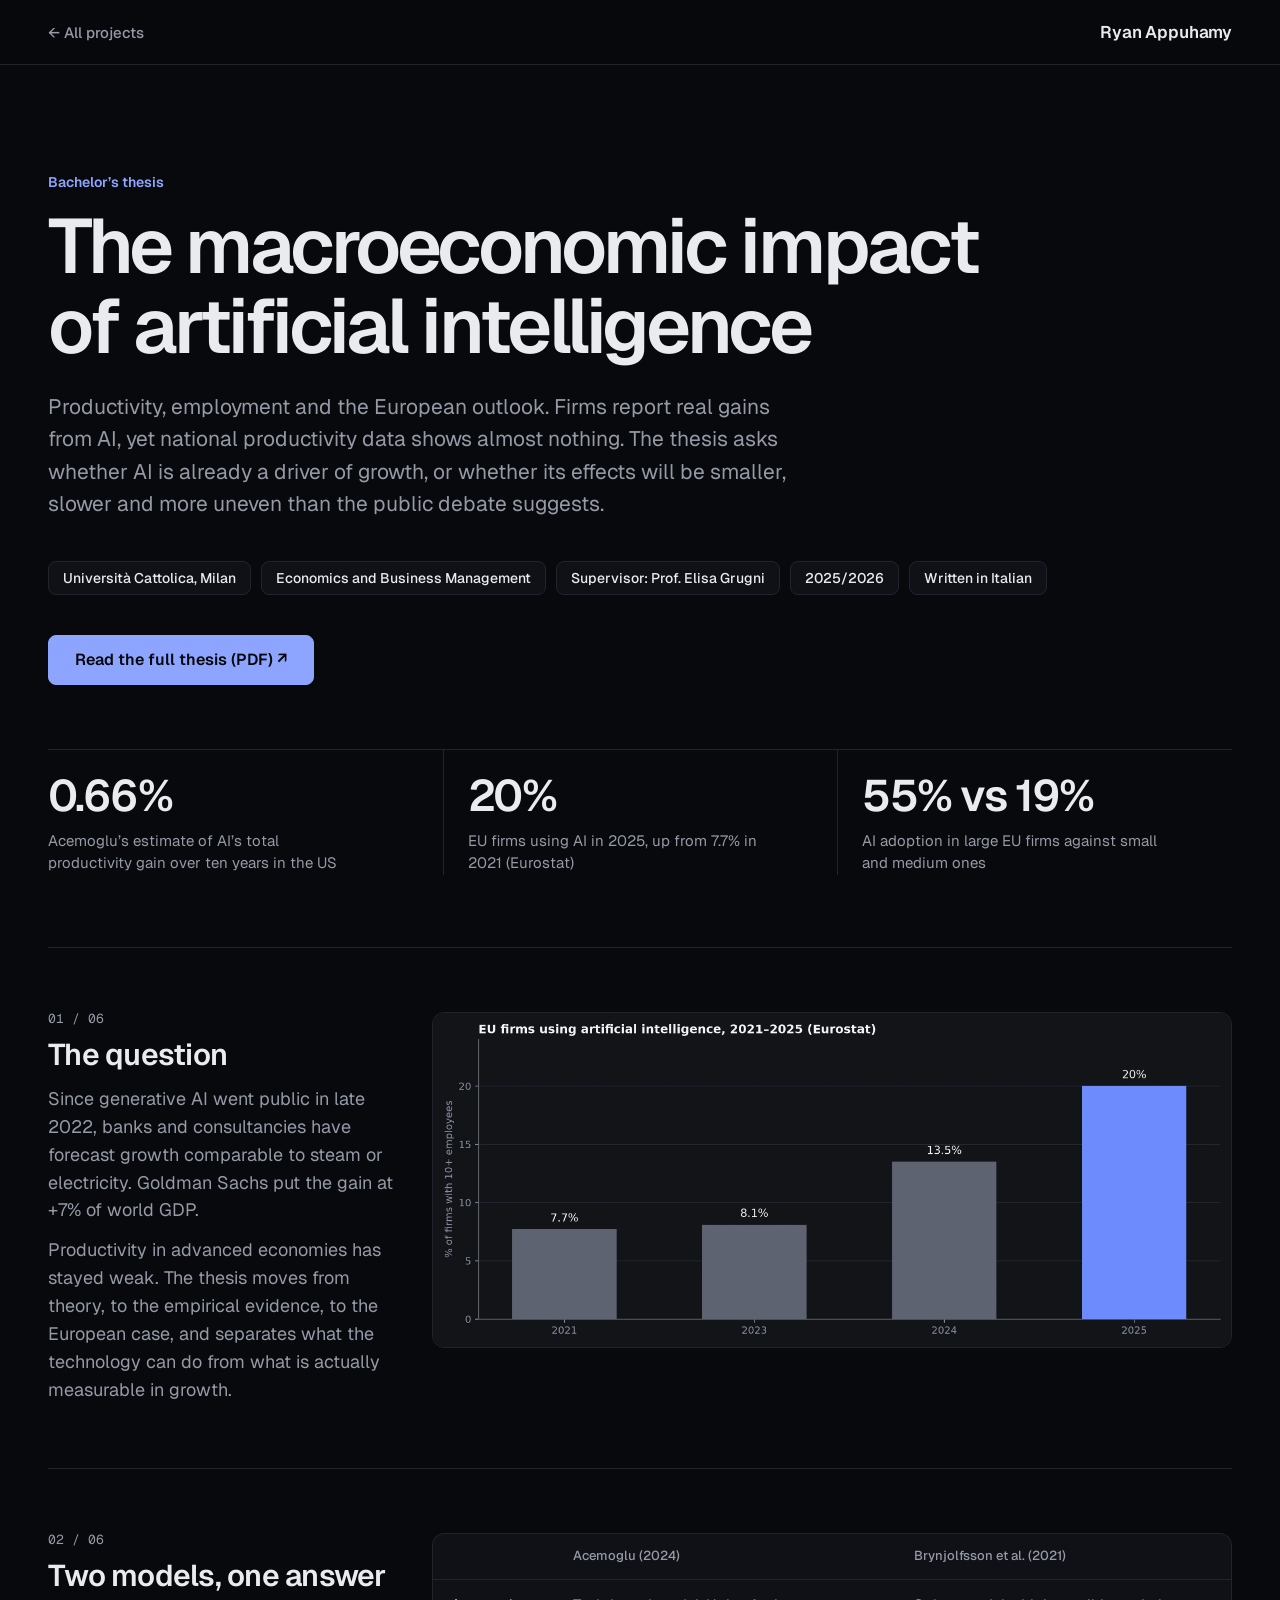
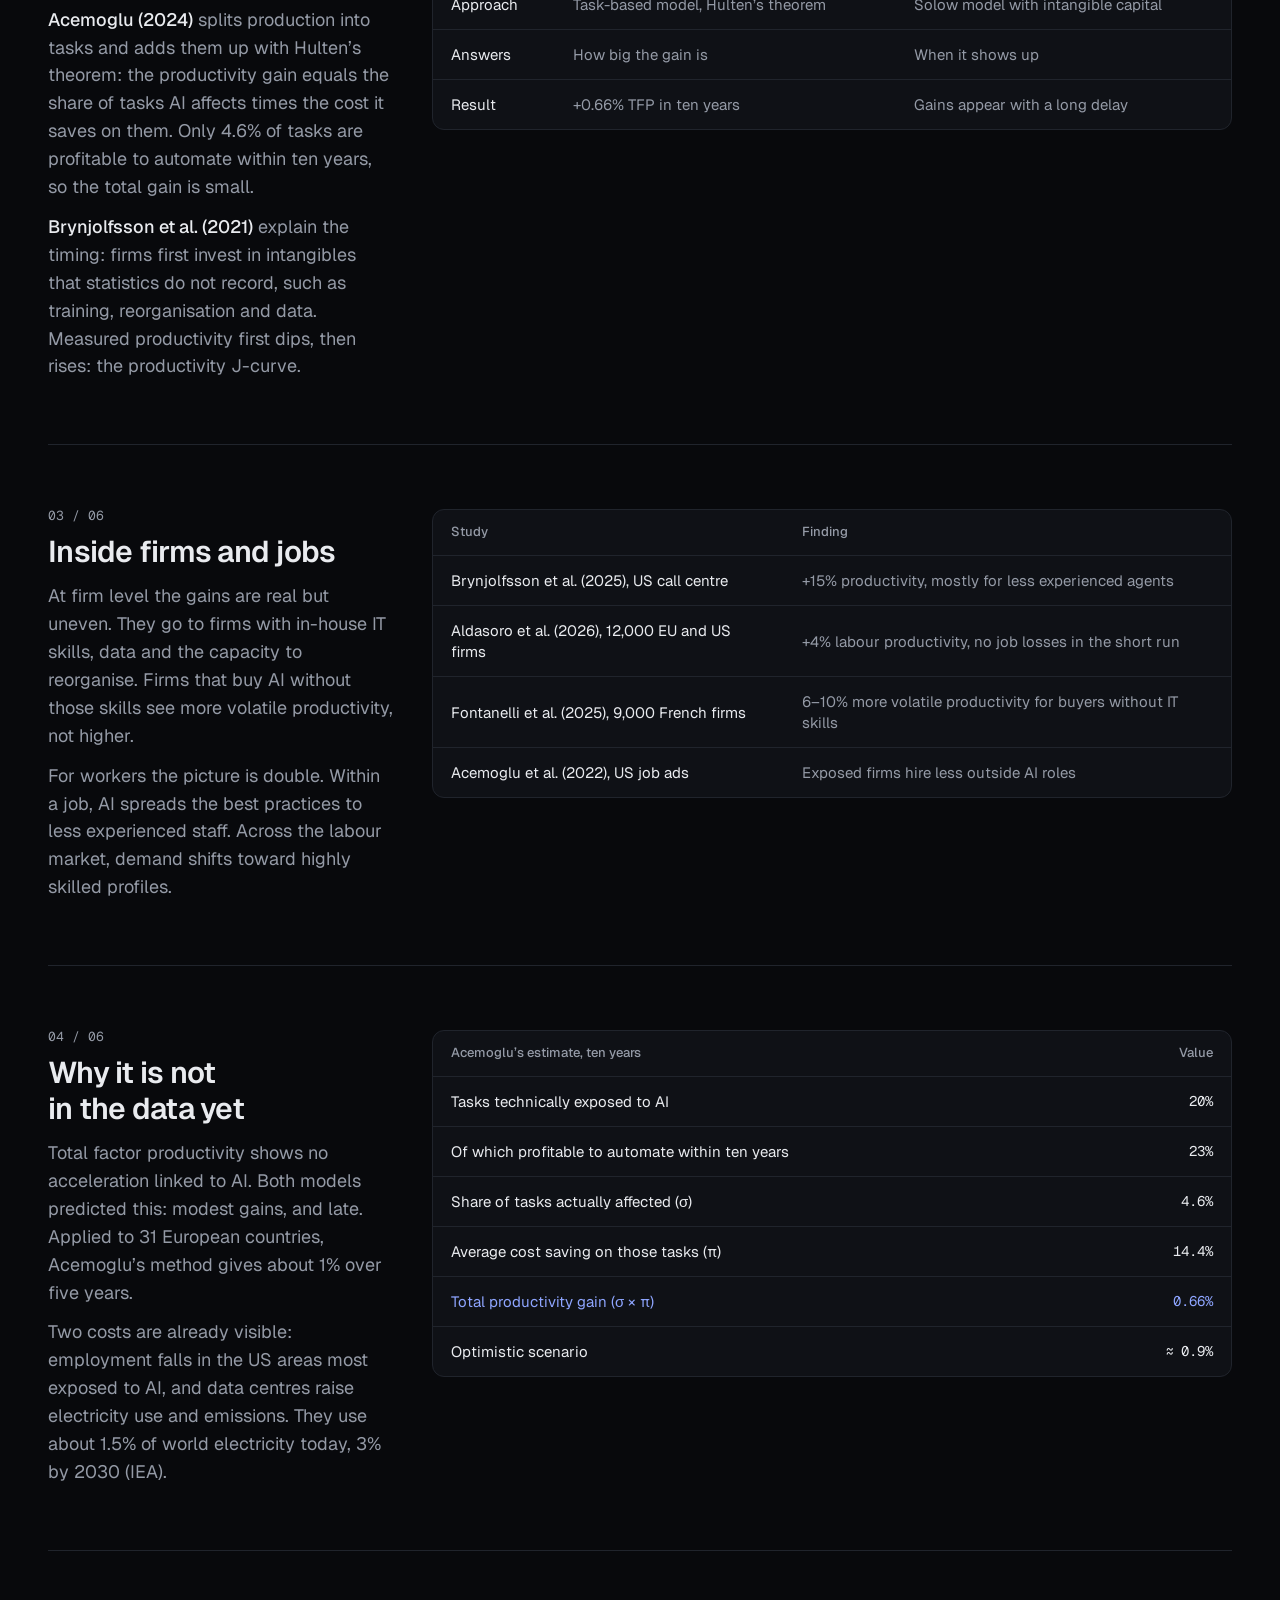
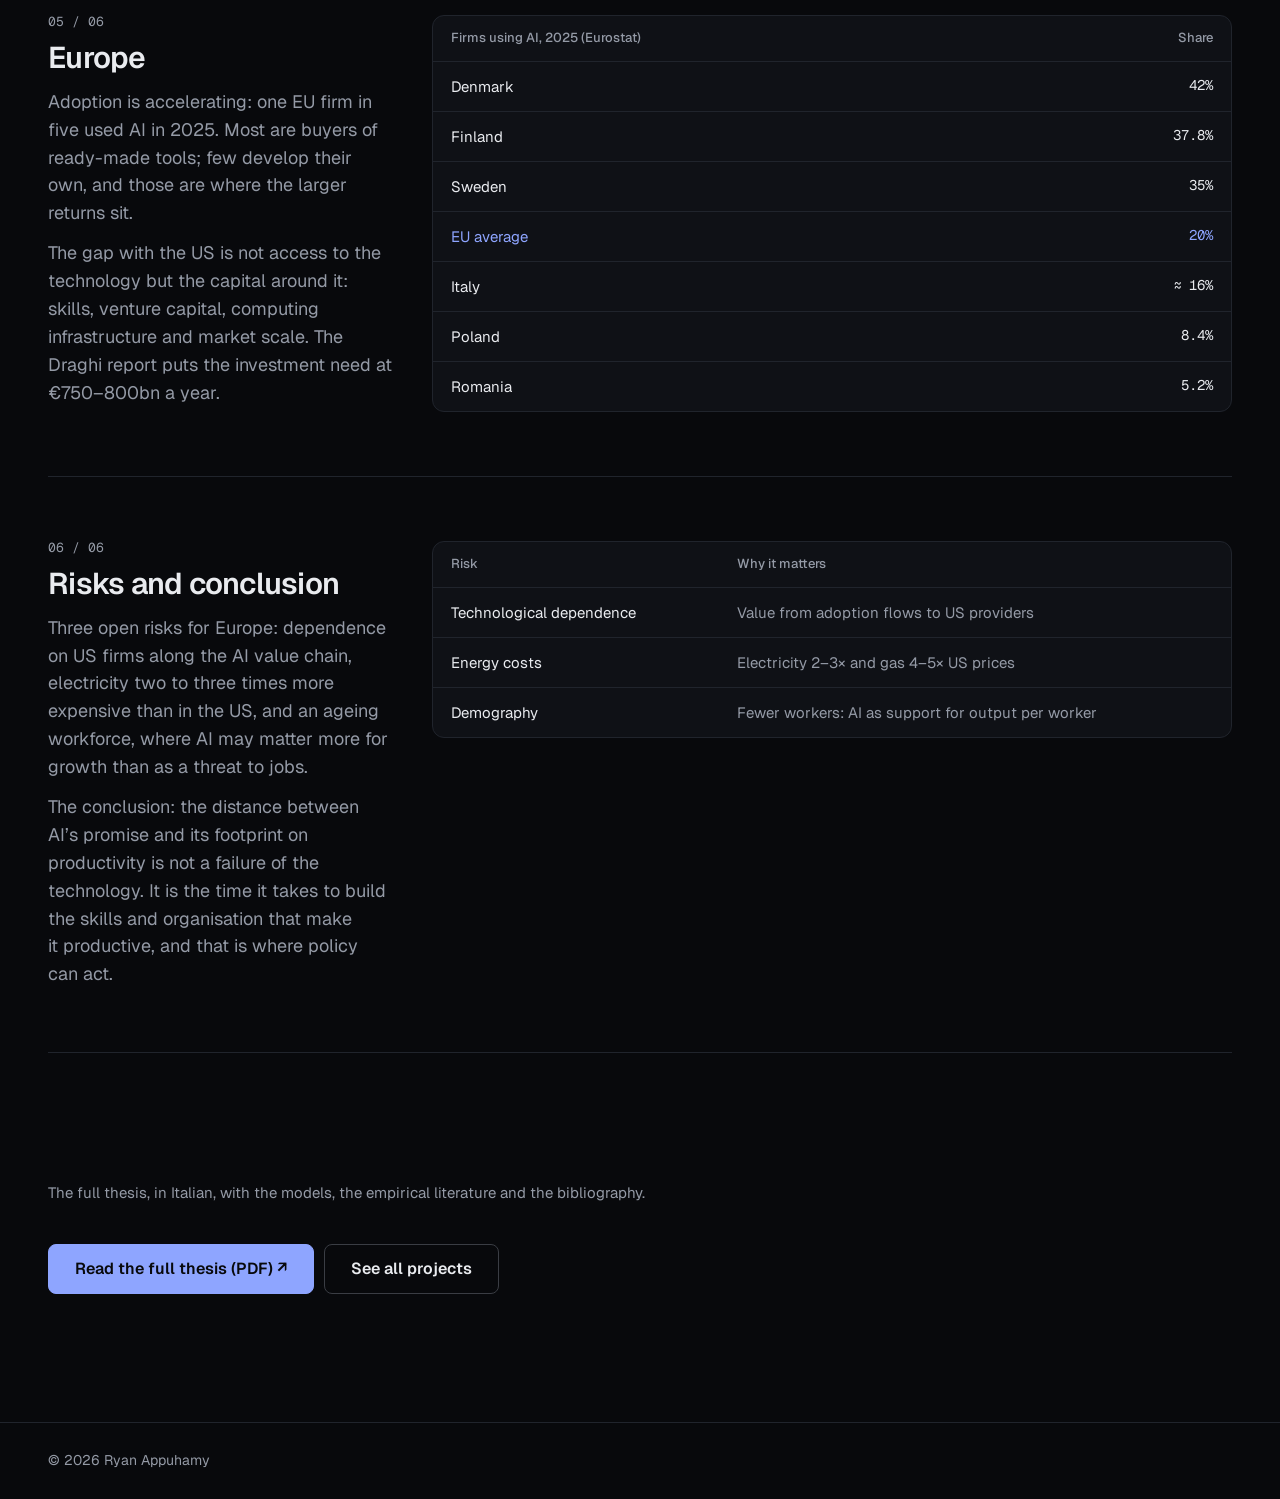
<file: thesis.html>
<!DOCTYPE html>
<html lang="en">
<head>
<meta charset="UTF-8">
<meta name="viewport" content="width=device-width, initial-scale=1.0, viewport-fit=cover">
<title>The Macroeconomic Impact of AI · Ryan Appuhamy</title>
<meta name="description" content="Bachelor&#x27;s thesis on the macroeconomic impact of artificial intelligence: productivity, employment and the European outlook.">
<meta name="theme-color" content="#08090c">
<meta property="og:type" content="article">
<meta property="og:title" content="The Macroeconomic Impact of AI">
<meta property="og:description" content="Why AI&#x27;s gains show up inside firms but not yet in national productivity data, and what that means for Europe.">
<meta property="og:url" content="https://ryanappuhamy.com/thesis.html">
<meta property="og:image" content="https://ryanappuhamy.com/img/thesis-eu-adoption.webp">
<meta name="twitter:card" content="summary_large_image">
<link rel="icon" href="favicon.svg" type="image/svg+xml">
<link rel="preconnect" href="https://fonts.googleapis.com">
<link rel="preconnect" href="https://fonts.gstatic.com" crossorigin>
<link rel="stylesheet" href="https://fonts.googleapis.com/css2?family=Geist:wght@400;500;600;700&family=Geist+Mono:wght@400;500&display=swap">
<style>
  html { background:#08090c; }
  body { margin:0; background:#08090c; color:#e9ebef; -webkit-font-smoothing:antialiased; font-family:Geist,system-ui,-apple-system,'Segoe UI',sans-serif; }
  a { color:#e9ebef; } a:hover { color:#fff; }
  ::selection { background:#e9ebef; color:#08090c; }
  .wrap { max-width:1200px; margin:0 auto; padding:0 clamp(20px,5vw,48px); }
  header { position:sticky; top:0; z-index:20; background:rgba(8,9,12,0.82); backdrop-filter:blur(12px); -webkit-backdrop-filter:blur(12px); border-bottom:1px solid #20242c; }
  header .wrap { min-height:64px; display:flex; flex-wrap:wrap; align-items:center; justify-content:space-between; gap:0 24px; }
  .back { font:500 15px/1 Geist,sans-serif; color:#949aa6; text-decoration:none; padding:14px 0; }
  .back:hover { color:#e9ebef; }
  .name { font:600 17px/1 Geist,sans-serif; letter-spacing:-0.01em; text-decoration:none; padding:12px 0; }
  .hero { padding:clamp(56px,9vw,110px) 0 clamp(40px,6vw,72px); }
  .eyebrow { font:600 14px/1 Geist,sans-serif; color:#8ea5ff; }
  h1 { margin:18px 0 0; max-width:980px; font:600 clamp(38px,6vw,84px)/1.04 Geist,sans-serif; letter-spacing:-0.045em; text-wrap:balance; }
  .lede { margin:24px 0 0; max-width:760px; font:400 clamp(17px,1.7vw,21px)/1.55 Geist,sans-serif; color:#949aa6; text-wrap:pretty; }
  .tags { margin-top:clamp(28px,4vw,40px); display:flex; flex-wrap:wrap; gap:10px; }
  .tag { display:inline-flex; align-items:center; padding:9px 14px; border:1px solid #20242c; border-radius:8px; background:#0f1116; font:500 14px/1 Geist,sans-serif; color:#e9ebef; }
  .figs { margin-top:clamp(40px,6vw,64px); display:grid; grid-template-columns:repeat(3,minmax(0,1fr)); border-top:1px solid #20242c; }
  .fig { padding:24px 24px 0 0; }
  .fig + .fig { padding-left:24px; border-left:1px solid #20242c; }
  .fig-v { font:600 clamp(30px,3.6vw,44px)/1 Geist,sans-serif; letter-spacing:-0.035em; }
  .fig-l { margin-top:12px; max-width:30ch; font:400 15px/1.5 Geist,sans-serif; color:#949aa6; }
  .pb { display:grid; grid-template-columns:minmax(240px,1fr) minmax(0,800px); justify-content:space-between; gap:clamp(20px,3vw,48px); align-items:start; padding:clamp(40px,5vw,64px) 0; border-top:1px solid #20242c; }
  .pb-t { display:flex; flex-direction:column; gap:12px; max-width:420px; }
  .num { font:400 13px/1 'Geist Mono',monospace; color:#949aa6; }
  h2 { margin:0; font:600 clamp(22px,2.4vw,30px)/1.2 Geist,sans-serif; letter-spacing:-0.025em; text-wrap:balance; }
  .pb-t p { margin:0; font:400 clamp(16px,1.5vw,18px)/1.55 Geist,sans-serif; color:#949aa6; text-wrap:pretty; }
  .pb-t p b { color:#e9ebef; font-weight:500; }
  .pb-r { min-width:0; }
  .pz { all:unset; box-sizing:border-box; min-width:0; display:block; width:100%; max-width:800px; cursor:zoom-in; border:1px solid #20242c; border-radius:12px; overflow:hidden; background:#0f1116; transition:border-color 250ms, transform 400ms cubic-bezier(.22,1,.36,1); }
  .pz img { display:block; width:100%; height:auto; }
  .pz:hover { border-color:#3a3d44; transform:translateY(-3px); }
  .pz:focus-visible { outline:2px solid #8ea5ff; outline-offset:3px; }
  .tbl { border:1px solid #20242c; border-radius:12px; background:#0f1116; overflow-x:auto; }
  table { width:100%; border-collapse:collapse; font:400 15px/1.4 Geist,sans-serif; }
  th, td { text-align:right; padding:14px 18px; border-bottom:1px solid #20242c; white-space:nowrap; }
  th:first-child, td:first-child { text-align:left; white-space:normal; }
  td:not(:first-child) { font-family:'Geist Mono',monospace; font-size:14px; }
  th { font:500 13px/1.3 Geist,sans-serif; color:#949aa6; }
  th.t, td.t { text-align:left; white-space:normal; font-family:Geist,sans-serif; }
  td.t { font-size:15px; }
  td.t { color:#949aa6; }
  tbody tr:last-child td { border-bottom:0; }
  tr.best td { color:#8ea5ff; }
  .closing { padding:clamp(72px,10vw,130px) 0; border-top:1px solid #20242c; }
  .closing p { margin:0 0 28px; max-width:640px; font:400 15px/1.55 Geist,sans-serif; color:#949aa6; }
  .btn { display:inline-flex; align-items:center; padding:16px 26px; border-radius:8px; background:#8ea5ff; color:#08090c; border:1px solid #8ea5ff; font:600 16px/1 Geist,sans-serif; text-decoration:none; transition:background 200ms, border-color 200ms; }
  .btn:hover { background:#b4c3ff; border-color:#b4c3ff; color:#08090c; }
  .ctas { margin-top:clamp(28px,4vw,40px); display:flex; flex-wrap:wrap; gap:10px; }
  .btn--ghost { background:transparent; color:#e9ebef; border-color:#3a3d44; }
  .btn--ghost:hover { background:transparent; border-color:#949aa6; color:#e9ebef; }
  footer { border-top:1px solid #20242c; }
  footer .wrap { padding-top:28px; padding-bottom:28px; font:400 14px/1.4 Geist,sans-serif; color:#949aa6; }
  #lb { position:fixed; inset:0; z-index:50; background:rgba(8,9,12,0.95); display:flex; flex-direction:column; align-items:center; justify-content:center; gap:16px; padding:clamp(16px,3vw,40px); box-sizing:border-box; opacity:0; transition:opacity 250ms; }
  #lb[hidden] { display:none; }
  #lb-img { display:block; max-width:min(100%,1440px); max-height:calc(100vh - 140px); width:auto; height:auto; border:1px solid #20242c; border-radius:10px; }
  .lb-row { display:flex; flex-wrap:wrap; align-items:center; justify-content:center; gap:10px 20px; max-width:100%; }
  .lb-b { all:unset; cursor:pointer; height:44px; min-width:44px; padding:0 14px; box-sizing:border-box; display:grid; place-items:center; border:1px solid #3a3d44; border-radius:8px; color:#e9ebef; font:500 15px/1 Geist,sans-serif; }
  .lb-b:hover { border-color:#949aa6; }
  #lb-cap { font:500 15px/1.3 Geist,sans-serif; color:#e9ebef; text-align:center; min-width:0; }
  .lb-n { font:400 13px/1 'Geist Mono',monospace; color:#949aa6; margin-right:14px; }
  @media (max-width:760px) {
    .pb { grid-template-columns:minmax(0,1fr); }
    .figs { grid-template-columns:1fr; }
    .fig + .fig { padding-left:0; border-left:0; border-top:1px solid #20242c; margin-top:24px; }
    th, td { padding:12px 12px; }
  }
  @media (prefers-reduced-motion: reduce) { .pz:hover { transform:none; } }
</style>
</head>
<body>
<div style="overflow-x:clip">
<header><div class="wrap">
<a class="back" href="index.html#projects">← All projects</a>
<a class="name" href="index.html">Ryan Appuhamy</a>
</div></header>
<main class="wrap">
<section class="hero">
<div data-r="1" class="eyebrow">Bachelor’s thesis</div>
<h1 data-r="1">The macroeconomic impact of artificial intelligence</h1>
<p data-r="1" class="lede">Productivity, employment and the European outlook. Firms report real gains from AI, yet national productivity data shows almost nothing. The thesis asks whether AI is already a driver of growth, or whether its effects will be smaller, slower and more uneven than the public debate suggests.</p>
<div data-r="1" class="tags"><span class="tag">Università Cattolica, Milan</span><span class="tag">Economics and Business Management</span><span class="tag">Supervisor: Prof. Elisa Grugni</span><span class="tag">2025/2026</span><span class="tag">Written in Italian</span></div>
<div data-r="1" class="ctas"><a class="btn" href="thesis.pdf" target="_blank" rel="noopener">Read the full thesis (PDF) ↗</a></div>
<div data-r="1" class="figs"><div class="fig"><div class="fig-v">0.66%</div><div class="fig-l">Acemoglu’s estimate of AI’s total productivity gain over ten years in the US</div></div><div class="fig"><div class="fig-v">20%</div><div class="fig-l">EU firms using AI in 2025, up from 7.7% in 2021 (Eurostat)</div></div><div class="fig"><div class="fig-v">55% vs 19%</div><div class="fig-l">AI adoption in large EU firms against small and medium ones</div></div></div>
</section>
<section aria-label="Project">
<article data-r="1" class="pb">
<div class="pb-t">
<span class="num">01 / 06</span>
<h2>The question</h2>
<p>Since generative AI went public in late 2022, banks and consultancies have forecast growth comparable to steam or electricity. Goldman Sachs put the gain at +7% of world GDP.</p><p>Productivity in advanced economies has stayed weak. The thesis moves from theory, to the empirical evidence, to the European case, and separates what the technology can do from what is actually measurable in growth.</p>
</div>
<div class="pb-r"><button type="button" class="pz" data-i="0" aria-label="Open full screen: EU firms using artificial intelligence, 2021 to 2025 (Eurostat)"><img src="img/thesis-eu-adoption.webp" alt="EU firms using artificial intelligence, 2021 to 2025 (Eurostat)" width="2860" height="1196" loading="eager"></button></div>
</article>
<article data-r="1" class="pb">
<div class="pb-t">
<span class="num">02 / 06</span>
<h2>Two models, one answer</h2>
<p><b>Acemoglu (2024)</b> splits production into tasks and adds them up with Hulten’s theorem: the productivity gain equals the share of tasks AI affects times the cost it saves on them. Only 4.6% of tasks are profitable to automate within ten years, so the total gain is small.</p><p><b>Brynjolfsson et al. (2021)</b> explain the timing: firms first invest in intangibles that statistics do not record, such as training, reorganisation and data. Measured productivity first dips, then rises: the productivity J-curve.</p>
</div>
<div class="pb-r"><div class="tbl"><table><thead><tr><th></th><th class="t">Acemoglu (2024)</th><th class="t">Brynjolfsson et al. (2021)</th></tr></thead><tbody><tr><td>Approach</td><td class="t">Task-based model, Hulten’s theorem</td><td class="t">Solow model with intangible capital</td></tr><tr><td>Answers</td><td class="t">How big the gain is</td><td class="t">When it shows up</td></tr><tr><td>Result</td><td class="t">+0.66% TFP in ten years</td><td class="t">Gains appear with a long delay</td></tr></tbody></table></div></div>
</article>
<article data-r="1" class="pb">
<div class="pb-t">
<span class="num">03 / 06</span>
<h2>Inside firms and jobs</h2>
<p>At firm level the gains are real but uneven. They go to firms with in-house IT skills, data and the capacity to reorganise. Firms that buy AI without those skills see more volatile productivity, not higher.</p><p>For workers the picture is double. Within a job, AI spreads the best practices to less experienced staff. Across the labour market, demand shifts toward highly skilled profiles.</p>
</div>
<div class="pb-r"><div class="tbl"><table><thead><tr><th>Study</th><th class="t">Finding</th></tr></thead><tbody><tr><td>Brynjolfsson et al. (2025), US call centre</td><td class="t">+15% productivity, mostly for less experienced agents</td></tr><tr><td>Aldasoro et al. (2026), 12,000 EU and US firms</td><td class="t">+4% labour productivity, no job losses in the short run</td></tr><tr><td>Fontanelli et al. (2025), 9,000 French firms</td><td class="t">6–10% more volatile productivity for buyers without IT skills</td></tr><tr><td>Acemoglu et al. (2022), US job ads</td><td class="t">Exposed firms hire less outside AI roles</td></tr></tbody></table></div></div>
</article>
<article data-r="1" class="pb">
<div class="pb-t">
<span class="num">04 / 06</span>
<h2>Why it is not in the data yet</h2>
<p>Total factor productivity shows no acceleration linked to AI. Both models predicted this: modest gains, and late. Applied to 31 European countries, Acemoglu’s method gives about 1% over five years.</p><p>Two costs are already visible: employment falls in the US areas most exposed to AI, and data centres raise electricity use and emissions. They use about 1.5% of world electricity today, 3% by 2030 (IEA).</p>
</div>
<div class="pb-r"><div class="tbl"><table><thead><tr><th>Acemoglu’s estimate, ten years</th><th>Value</th></tr></thead><tbody><tr><td>Tasks technically exposed to AI</td><td>20%</td></tr><tr><td>Of which profitable to automate within ten years</td><td>23%</td></tr><tr><td>Share of tasks actually affected (σ)</td><td>4.6%</td></tr><tr><td>Average cost saving on those tasks (π)</td><td>14.4%</td></tr><tr class=best><td>Total productivity gain (σ × π)</td><td>0.66%</td></tr><tr><td>Optimistic scenario</td><td>≈ 0.9%</td></tr></tbody></table></div></div>
</article>
<article data-r="1" class="pb">
<div class="pb-t">
<span class="num">05 / 06</span>
<h2>Europe</h2>
<p>Adoption is accelerating: one EU firm in five used AI in 2025. Most are buyers of ready-made tools; few develop their own, and those are where the larger returns sit.</p><p>The gap with the US is not access to the technology but the capital around it: skills, venture capital, computing infrastructure and market scale. The Draghi report puts the investment need at €750–800bn a year.</p>
</div>
<div class="pb-r"><div class="tbl"><table><thead><tr><th>Firms using AI, 2025 (Eurostat)</th><th>Share</th></tr></thead><tbody><tr><td>Denmark</td><td>42%</td></tr><tr><td>Finland</td><td>37.8%</td></tr><tr><td>Sweden</td><td>35%</td></tr><tr class=best><td>EU average</td><td>20%</td></tr><tr><td>Italy</td><td>≈ 16%</td></tr><tr><td>Poland</td><td>8.4%</td></tr><tr><td>Romania</td><td>5.2%</td></tr></tbody></table></div></div>
</article>
<article data-r="1" class="pb">
<div class="pb-t">
<span class="num">06 / 06</span>
<h2>Risks and conclusion</h2>
<p>Three open risks for Europe: dependence on US firms along the AI value chain, electricity two to three times more expensive than in the US, and an ageing workforce, where AI may matter more for growth than as a threat to jobs.</p><p>The conclusion: the distance between AI’s promise and its footprint on productivity is not a failure of the technology. It is the time it takes to build the skills and organisation that make it productive, and that is where policy can act.</p>
</div>
<div class="pb-r"><div class="tbl"><table><thead><tr><th>Risk</th><th class="t">Why it matters</th></tr></thead><tbody><tr><td>Technological dependence</td><td class="t">Value from adoption flows to US providers</td></tr><tr><td>Energy costs</td><td class="t">Electricity 2–3× and gas 4–5× US prices</td></tr><tr><td>Demography</td><td class="t">Fewer workers: AI as support for output per worker</td></tr></tbody></table></div></div>
</article>
</section>
<section class="closing">
<p data-r="1">The full thesis, in Italian, with the models, the empirical literature and the bibliography.</p>
<div data-r="1"><div data-r="1" class="ctas"><a class="btn" href="thesis.pdf" target="_blank" rel="noopener">Read the full thesis (PDF) ↗</a><a class="btn btn--ghost" href="index.html#projects">See all projects</a></div></div>
</section>
</main>
<footer><div class="wrap">© 2026 Ryan Appuhamy</div></footer>
</div>
<div id="lb" role="dialog" aria-modal="true" aria-label="Chart full screen" hidden>
<img id="lb-img" alt="">
<div class="lb-row">
<button type="button" id="lb-prev" class="lb-b" aria-label="Previous">←</button>
<span id="lb-cap"></span>
<button type="button" id="lb-next" class="lb-b" aria-label="Next">→</button>
<button type="button" id="lb-x" class="lb-b" aria-label="Close">Close</button>
</div>
</div>
<script>
(function(){
  var reduce = window.matchMedia('(prefers-reduced-motion: reduce)').matches;
  var els = Array.prototype.slice.call(document.querySelectorAll('[data-r]'));
  if (!reduce && 'IntersectionObserver' in window) {
    els.forEach(function(el){ el.style.opacity='0'; el.style.transform='translateY(28px)'; });
    var io = new IntersectionObserver(function(es){ es.forEach(function(e){ if(!e.isIntersecting) return; var el=e.target; el.style.transition='opacity 800ms cubic-bezier(.22,1,.36,1), transform 900ms cubic-bezier(.22,1,.36,1)'; el.style.opacity='1'; el.style.transform='none'; io.unobserve(el); setTimeout(function(){ el.style.transition=''; el.style.transitionDelay=''; el.style.transform=''; }, 1800); }); }, { rootMargin:'0px 0px -6% 0px' });
    els.forEach(function(el, i){ if (el.getBoundingClientRect().top < innerHeight) el.style.transitionDelay = (i*80)+'ms'; io.observe(el); });
  }
  var shots = Array.prototype.slice.call(document.querySelectorAll('.pz'));
  var lb = document.getElementById('lb'), img = document.getElementById('lb-img'), cap = document.getElementById('lb-cap');
  var cur = 0, last = null;
  function set(i){ cur = (i + shots.length) % shots.length; var s = shots[cur].querySelector('img'); img.src = s.src; img.alt = s.alt; cap.innerHTML = ''; var n = document.createElement('span'); n.className = 'lb-n'; n.textContent = String(cur+1).padStart(2,'0') + ' / ' + String(shots.length).padStart(2,'0'); cap.appendChild(n); cap.appendChild(document.createTextNode(s.alt)); }
  function open(i){ last = document.activeElement; set(i); lb.hidden = false; document.body.style.overflow='hidden'; requestAnimationFrame(function(){ lb.style.opacity='1'; }); document.getElementById('lb-x').focus(); }
  function close(){ lb.style.opacity='0'; document.body.style.overflow=''; setTimeout(function(){ lb.hidden = true; }, reduce?0:250); if (last) last.focus(); }
  shots.forEach(function(b){ b.addEventListener('click', function(){ open(+b.getAttribute('data-i')); }); });
  document.getElementById('lb-x').addEventListener('click', close);
  document.getElementById('lb-prev').addEventListener('click', function(){ set(cur-1); });
  document.getElementById('lb-next').addEventListener('click', function(){ set(cur+1); });
  lb.addEventListener('click', function(e){ if (e.target === lb) close(); });
  document.addEventListener('keydown', function(e){ if (lb.hidden) return; if (e.key==='Escape') close(); else if (e.key==='ArrowLeft') set(cur-1); else if (e.key==='ArrowRight') set(cur+1); });
})();
</script>
<script src="js/site.js"></script>
</body>
</html>
</file>
